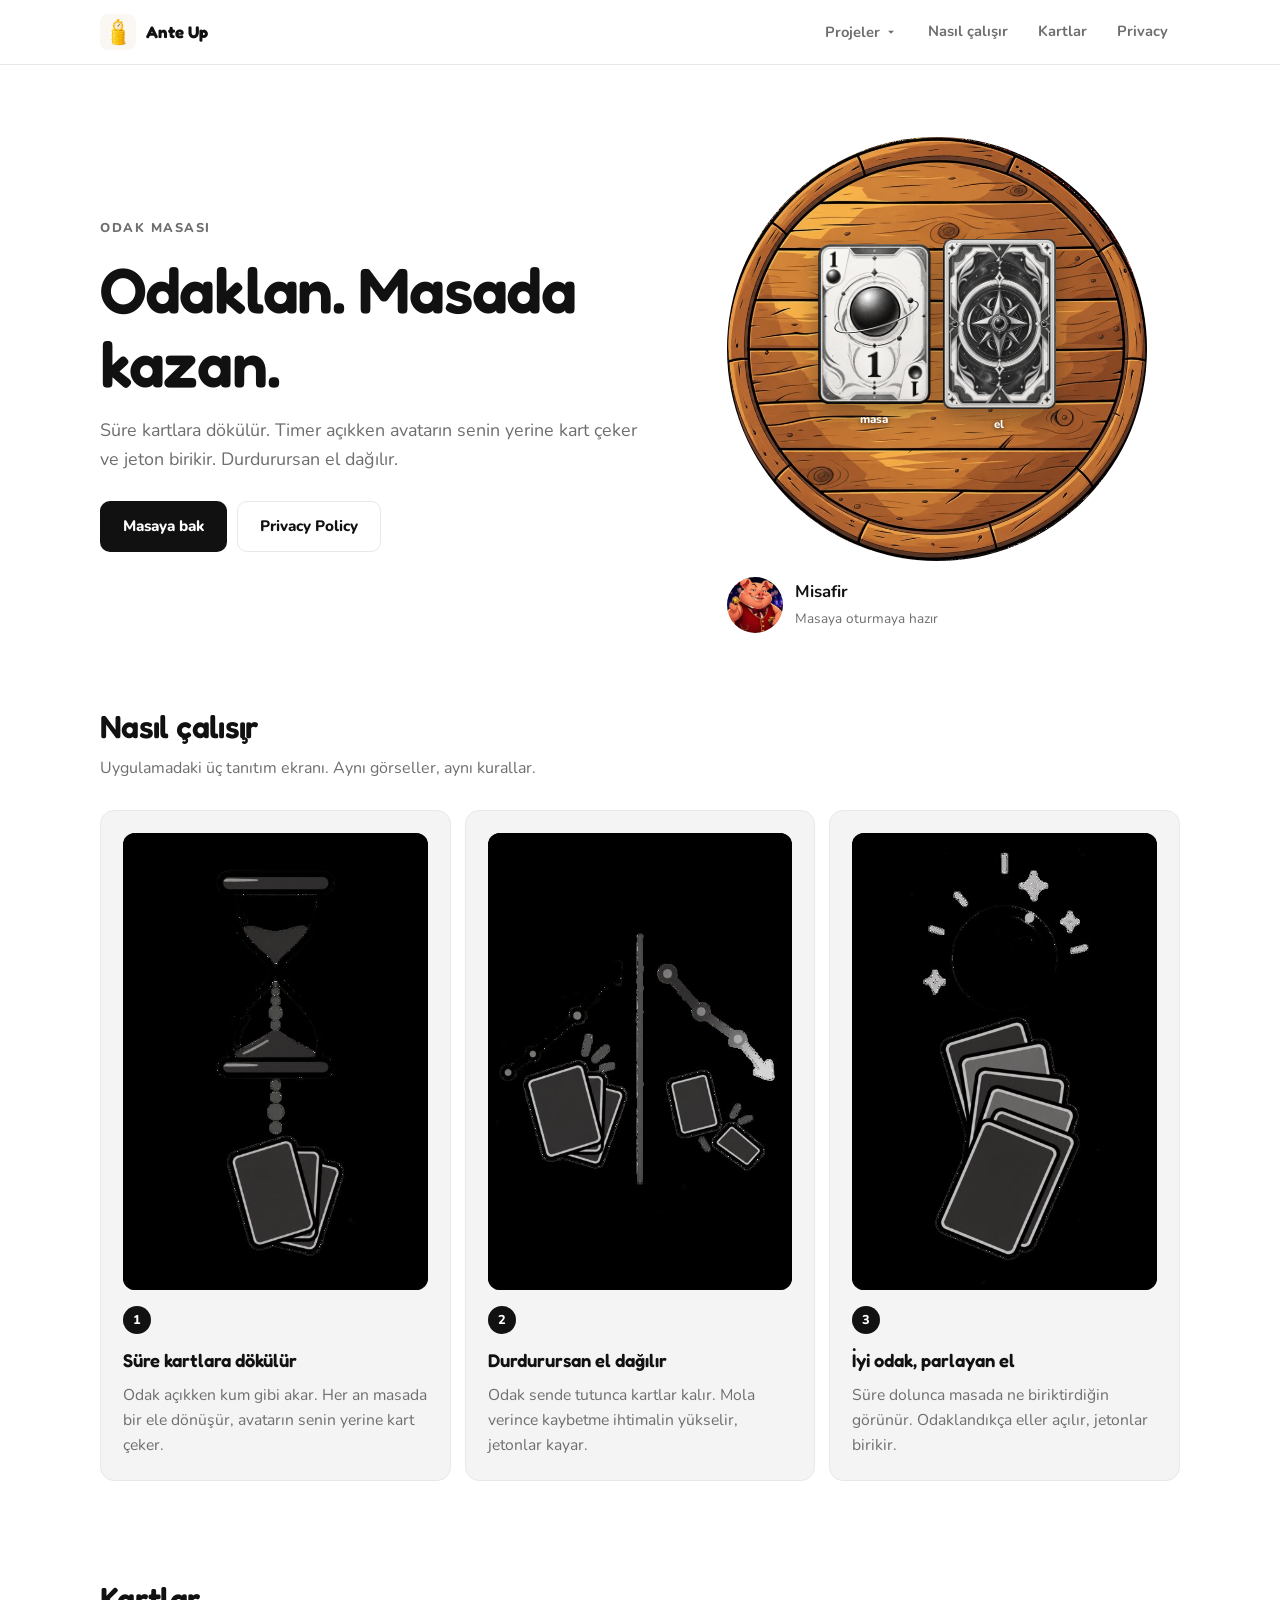
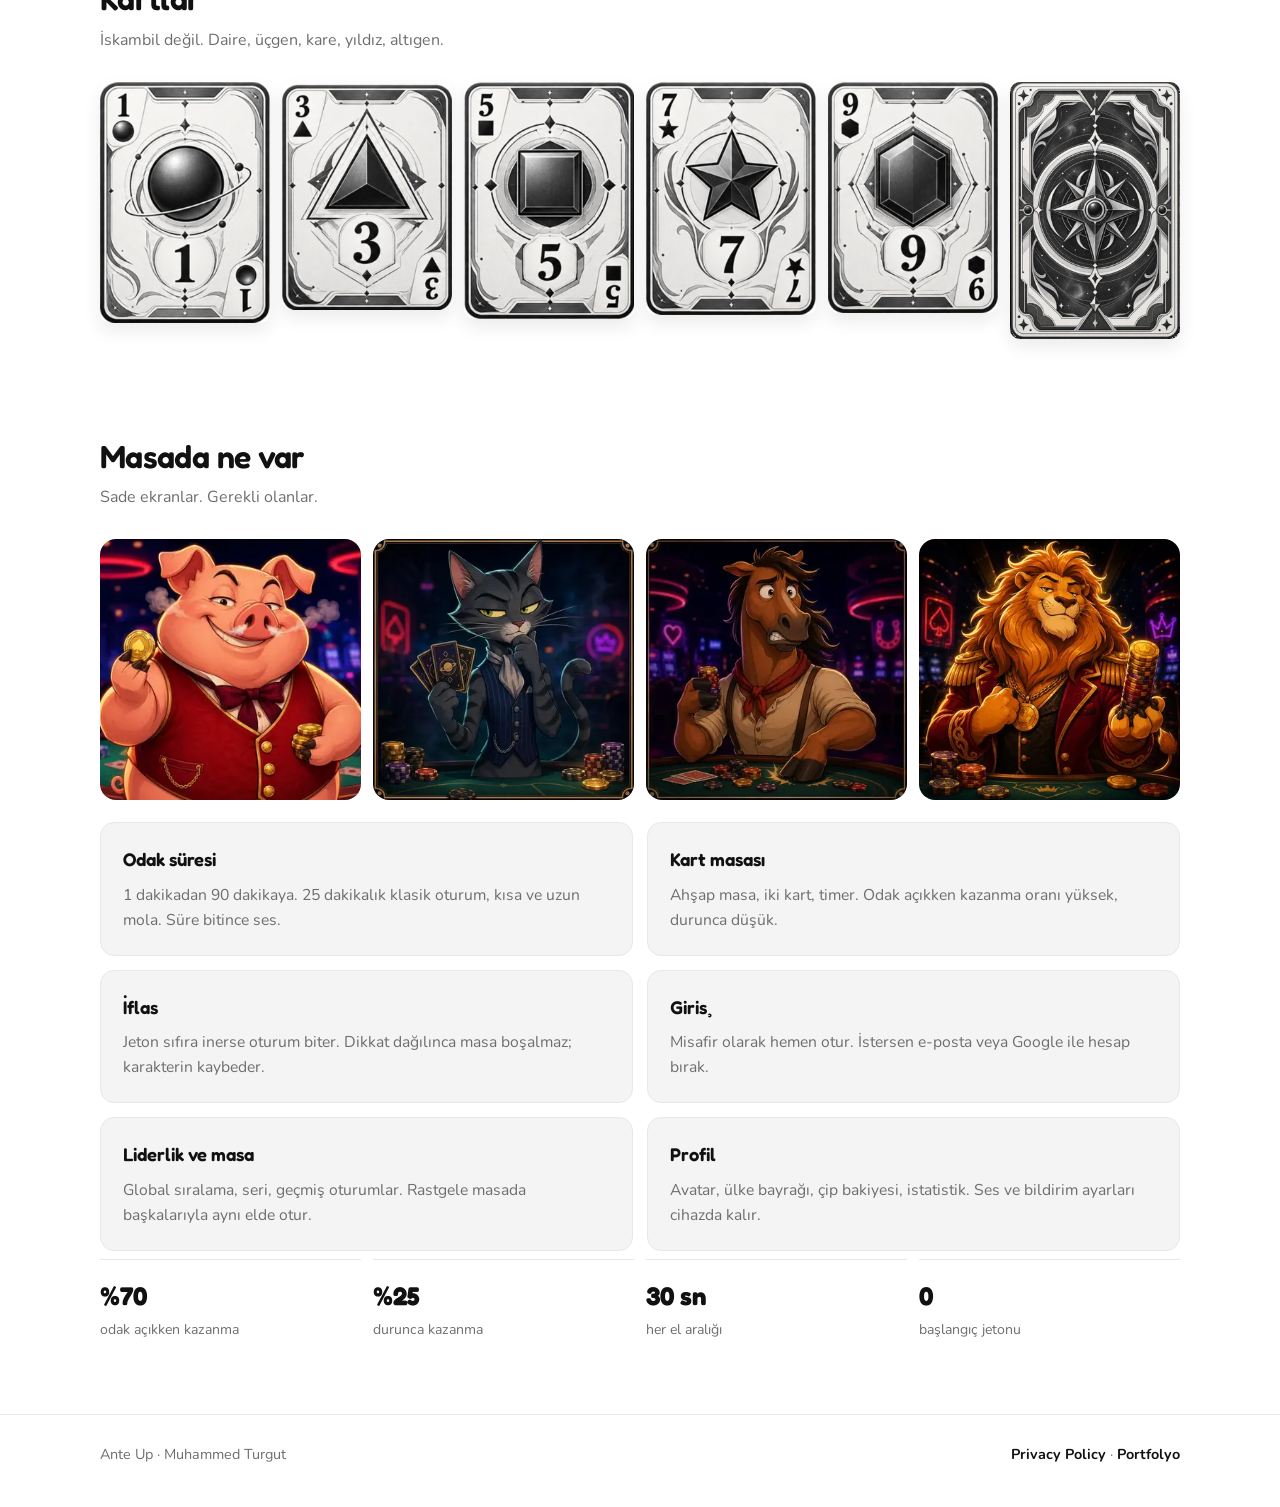
<file: apps/ante-up/index.html>
<!DOCTYPE html>
<html lang="tr">
<head>
    <meta charset="UTF-8">
    <meta name="viewport" content="width=device-width, initial-scale=1.0">
    <title>Ante Up — Odak Masası</title>
    <meta name="description" content="Ante Up, odak süreni kart masasına çevirir. Odaklanınca jeton birikir, durdurunca el dağılır.">
    <link rel="stylesheet" href="style.css">
</head>
<body>
    <header class="site-header">
        <div class="wrap">
            <a class="brand" href="index.html">
                <img class="brand-mark" src="assets/logo.jpg" alt="">
                Ante Up
            </a>
            <nav class="nav">
                <div class="nav-drop">
                    <button type="button" aria-expanded="false">
                        Projeler
                        <svg viewBox="0 0 24 24"><path d="M7 10l5 5 5-5H7z"/></svg>
                    </button>
                    <div class="nav-menu">
                        <a href="index.html">Ante Up <span>Odak Masası</span></a>
                        <a href="../../index.html#project">Tüm projeler <span>Portfolyo</span></a>
                    </div>
                </div>
                <a href="#nasil">Nasıl çalışır</a>
                <a href="#kartlar">Kartlar</a>
                <a class="keep" href="privacy.html">Privacy</a>
            </nav>
        </div>
    </header>

    <main>
        <section class="hero">
            <div class="wrap hero-grid">
                <div>
                    <p class="kicker">Odak Masası</p>
                    <h1>Odaklan. Masada kazan.</h1>
                    <p class="lead">
                        Süre kartlara dökülür. Timer açıkken avatarın senin yerine
                        kart çeker ve jeton birikir. Durdurursan el dağılır.
                    </p>
                    <div class="hero-actions">
                        <a class="btn btn-fill" href="#nasil">Masaya bak</a>
                        <a class="btn btn-ghost" href="privacy.html">Privacy Policy</a>
                    </div>
                </div>

                <aside class="table-panel">
                    <div class="table-stage">
                        <img class="desk-img" src="assets/desk.jpg" alt="Odak masası">
                        <div class="table-hand">
                            <figure>
                                <img src="assets/card_1.png" alt="Masa kartı">
                                <figcaption>masa</figcaption>
                            </figure>
                            <figure>
                                <img src="assets/card_back.jpg" alt="Kapalı kart">
                                <figcaption>el</figcaption>
                            </figure>
                        </div>
                    </div>
                    <div class="table-seat">
                        <img class="seat-avatar" src="assets/avatar_1.webp" alt="">
                        <div>
                            <strong>Misafir</strong>
                            <span>Masaya oturmaya hazır</span>
                        </div>
                    </div>
                </aside>
            </div>
        </section>

        <section class="section" id="nasil">
            <div class="wrap">
                <h2>Nasıl çalışır</h2>
                <p class="section-lead">Uygulamadaki üç tanıtım ekranı. Aynı görseller, aynı kurallar.</p>
                <div class="steps">
                    <article class="tile step-tile">
                        <div class="step-art">
                            <img src="assets/on_boarding_1.jpg" alt="Süre kartlara dökülür">
                        </div>
                        <span class="n">1</span>
                        <strong>Süre kartlara dökülür</strong>
                        <p>Odak açıkken kum gibi akar. Her an masada bir ele dönüşür, avatarın senin yerine kart çeker.</p>
                    </article>
                    <article class="tile step-tile">
                        <div class="step-art">
                            <img src="assets/on_boarding_2.jpg" alt="Durdurursan el dağılır">
                        </div>
                        <span class="n">2</span>
                        <strong>Durdurursan el dağılır</strong>
                        <p>Odak sende tutunca kartlar kalır. Mola verince kaybetme ihtimalin yükselir, jetonlar kayar.</p>
                    </article>
                    <article class="tile step-tile">
                        <div class="step-art">
                            <img src="assets/on_boarding_3.jpg" alt="İyi odak, parlayan el">
                        </div>
                        <span class="n">3</span>
                        <strong>İyi odak, parlayan el</strong>
                        <p>Süre dolunca masada ne biriktirdiğin görünür. Odaklandıkça eller açılır, jetonlar birikir.</p>
                    </article>
                </div>
            </div>
        </section>

        <section class="section" id="kartlar">
            <div class="wrap">
                <h2>Kartlar</h2>
                <p class="section-lead">İskambil değil. Daire, üçgen, kare, yıldız, altıgen.</p>
                <div class="card-row">
                    <img src="assets/card_1.png" alt="Kart 1">
                    <img src="assets/card_2.png" alt="Kart 2">
                    <img src="assets/card_3.png" alt="Kart 3">
                    <img src="assets/card_4.png" alt="Kart 4">
                    <img src="assets/card_5.png" alt="Kart 5">
                    <img src="assets/card_back.jpg" alt="Kart arkası">
                </div>
            </div>
        </section>

        <section class="section" id="ozellikler">
            <div class="wrap">
                <h2>Masada ne var</h2>
                <p class="section-lead">Sade ekranlar. Gerekli olanlar.</p>
                <div class="cast">
                    <img src="assets/avatar_1.webp" alt="Karakter 1">
                    <img src="assets/avatar_2.webp" alt="Karakter 2">
                    <img src="assets/avatar_3.webp" alt="Karakter 3">
                    <img src="assets/avatar_4.webp" alt="Karakter 4">
                </div>
                <div class="features">
                    <article class="tile">
                        <strong>Odak süresi</strong>
                        <p>1 dakikadan 90 dakikaya. 25 dakikalık klasik oturum, kısa ve uzun mola. Süre bitince ses.</p>
                    </article>
                    <article class="tile">
                        <strong>Kart masası</strong>
                        <p>Ahşap masa, iki kart, timer. Odak açıkken kazanma oranı yüksek, durunca düşük.</p>
                    </article>
                    <article class="tile">
                        <strong>İflas</strong>
                        <p>Jeton sıfıra inerse oturum biter. Dikkat dağılınca masa boşalmaz; karakterin kaybeder.</p>
                    </article>
                    <article class="tile">
                        <strong>Giriş</strong>
                        <p>Misafir olarak hemen otur. İstersen e-posta veya Google ile hesap bırak.</p>
                    </article>
                    <article class="tile">
                        <strong>Liderlik ve masa</strong>
                        <p>Global sıralama, seri, geçmiş oturumlar. Rastgele masada başkalarıyla aynı elde otur.</p>
                    </article>
                    <article class="tile">
                        <strong>Profil</strong>
                        <p>Avatar, ülke bayrağı, çip bakiyesi, istatistik. Ses ve bildirim ayarları cihazda kalır.</p>
                    </article>
                </div>
                <div class="facts">
                    <div class="fact"><b>%70</b><span>odak açıkken kazanma</span></div>
                    <div class="fact"><b>%25</b><span>durunca kazanma</span></div>
                    <div class="fact"><b>30 sn</b><span>her el aralığı</span></div>
                    <div class="fact"><b>0</b><span>başlangıç jetonu</span></div>
                </div>
            </div>
        </section>
    </main>

    <footer class="site-footer">
        <div class="wrap">
            <span>Ante Up · Muhammed Turgut</span>
            <span>
                <a href="privacy.html">Privacy Policy</a>
                ·
                <a href="../../index.html">Portfolyo</a>
            </span>
        </div>
    </footer>

    <script>
        const drop = document.querySelector(".nav-drop");
        const btn = drop?.querySelector("button");
        btn?.addEventListener("click", (e) => {
            e.stopPropagation();
            const open = drop.classList.toggle("open");
            btn.setAttribute("aria-expanded", open);
        });
        document.addEventListener("click", () => {
            drop?.classList.remove("open");
            btn?.setAttribute("aria-expanded", "false");
        });
    </script>
</body>
</html>
</file>
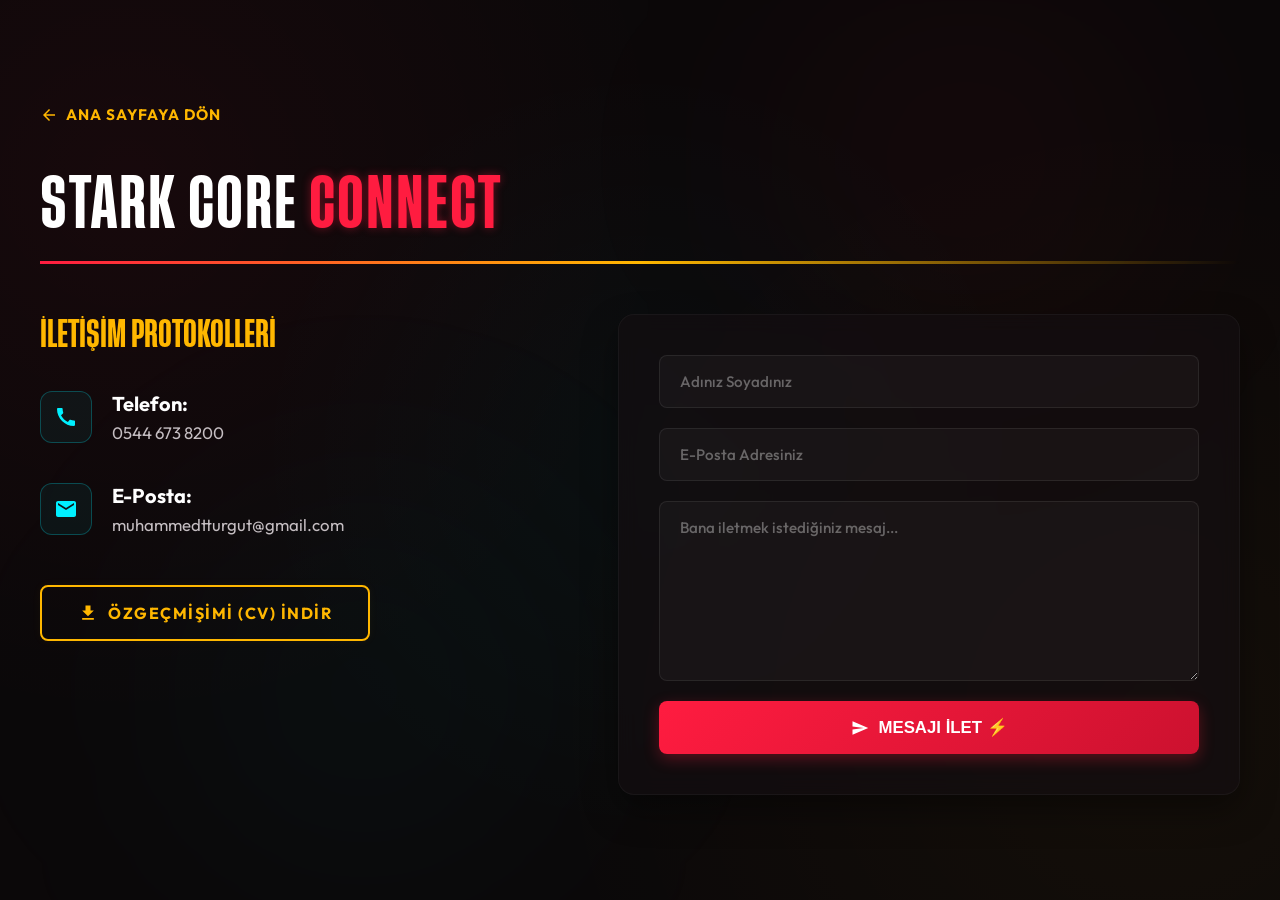
<file: contact_us.html>
<!DOCTYPE html>
<html lang="tr">

<head>
    <meta charset="UTF-8">
    <meta name="viewport" content="width=device-width, initial-scale=1.0">
    <title>Stark Core Connect - İletişim</title>
    
    <!-- 🎨 Aynı fütüristik stil dosyasını yüklüyoruz -->
    <link rel="stylesheet" href="style.css">
    
    <style>
        /* İletişim sayfasına özel ek ince ayarlar */
        body {
            display: flex;
            align-items: center;
            justify-content: center;
            min-height: 100vh;
            padding: 40px 20px;
        }
        
        .contact-page-container {
            max-width: 1200px;
            width: 100%;
            margin: 0 auto;
            position: relative;
            z-index: 10;
        }

        .back-home-btn {
            display: inline-flex;
            align-items: center;
            gap: 8px;
            color: var(--accent-gold);
            text-decoration: none;
            font-weight: 700;
            font-size: 0.95rem;
            text-transform: uppercase;
            letter-spacing: 1px;
            margin-bottom: 40px;
            transition: all 0.3s ease;
        }

        .back-home-btn:hover {
            color: var(--accent-red);
            transform: translateX(-5px);
        }

        .back-home-btn svg {
            width: 18px;
            height: 18px;
            fill: currentColor;
        }

        .contact-header {
            margin-bottom: 50px;
        }

        .contact-title {
            font-size: 3.5rem;
            font-family: var(--font-title);
            color: #fff;
            text-transform: uppercase;
            letter-spacing: 2px;
            margin-bottom: 15px;
        }

        .contact-title span {
            color: var(--accent-red);
            text-shadow: 0 0 10px rgba(255, 28, 64, 0.4);
        }

        .title-divider {
            width: 100%;
            height: 3px;
            background: linear-gradient(90deg, var(--accent-red), var(--accent-gold), transparent);
        }
    </style>
    
    <script src="contact.js" defer></script>
</head>

<body>
    <!-- 🌌 Arka Plan Fütüristik Işımalar -->
    <div class="blur-circle blur-circle-1"></div>
    <div class="blur-circle blur-circle-2"></div>

    <div class="contact-page-container">
        <!-- Ana Sayfaya Dönüş -->
        <a href="index.html" class="back-home-btn">
            <svg viewBox="0 0 24 24">
                <path d="M20 11H7.83l5.59-5.59L12 4l-8 8 8 8 1.41-1.41L7.83 13H20v-2z"/>
            </svg>
            ANA SAYFAYA DÖN
        </a>

        <!-- Başlık -->
        <div class="contact-header">
            <h1 class="contact-title">STARK CORE<span> CONNECT</span></h1>
            <div class="title-divider"></div>
        </div>

        <!-- İletişim Detayları Grid -->
        <div class="contact-grid" style="margin-top: 0;">
            <!-- İletişim Bilgileri -->
            <div class="contact-info-container">
                <h3 class="contact-subtitle">İLETİŞİM PROTOKOLLERİ</h3>
                
                <div class="info-item">
                    <div class="info-icon">
                        <svg viewBox="0 0 24 24">
                            <path d="M20.01 15.38c-1.23 0-2.42-.2-3.53-.56-.35-.12-.74-.03-1.01.24l-1.57 1.97c-2.83-1.35-5.48-3.9-6.89-6.83l1.95-1.66c.27-.28.35-.67.24-1.02-.37-1.11-.56-2.3-.56-3.53 0-.54-.45-.99-.99-.99H4.19C3.65 3 3 3.24 3 3.99 3 13.28 10.73 21 20.01 21c.71 0 .99-.63.99-1.18v-3.45c0-.54-.45-.99-.99-.99z" />
                        </svg>
                    </div>
                    <div class="info-text">
                        <h3>Telefon:</h3>
                        <p>0544 673 8200</p>
                    </div>
                </div>
                
                <div class="info-item">
                    <div class="info-icon">
                        <svg viewBox="0 0 24 24">
                            <path d="M20 4H4c-1.1 0-1.99.9-1.99 2L2 18c0 1.1.9 2 2 2h16c1.1 0 2-.9 2-2V6c0-1.1-.9-2-2-2zm0 4l-8 5-8-5V6l8 5 8-5v2z" />
                        </svg>
                    </div>
                    <div class="info-text">
                        <h3>E-Posta:</h3>
                        <p>muhammedtturgut@gmail.com</p>
                    </div>
                </div>
                
                <div style="margin-top: 50px;">
                    <a href="#" class="btn-stark btn-stark-outlined" style="gap: 10px;">
                        <svg viewBox="0 0 24 24" fill="currentColor" style="width: 20px; height: 20px;">
                            <path d="M19 9h-4V3H9v6H5l7 7 7-7zM5 18v2h14v-2H5z" />
                        </svg>
                        ÖZGEÇMİŞİMİ (CV) İNDİR
                    </a>
                </div>
            </div>
            
            <!-- Fütüristik İletişim Formu -->
            <form class="contact-form">
                <input type="text" class="form-input" placeholder="Adınız Soyadınız" required>
                <input type="email" class="form-input" placeholder="E-Posta Adresiniz" required>
                <textarea class="form-input" placeholder="Bana iletmek istediğiniz mesaj..." required></textarea>
                <button type="submit" class="btn-submit">
                    <svg viewBox="0 0 24 24" fill="currentColor">
                        <path d="M2.01 21L23 12 2.01 3 2 10l15 2-15 2z" />
                    </svg>
                    MESAJI İLET ⚡
                </button>
            </form>
        </div>
    </div>
</body>

</html>
</file>
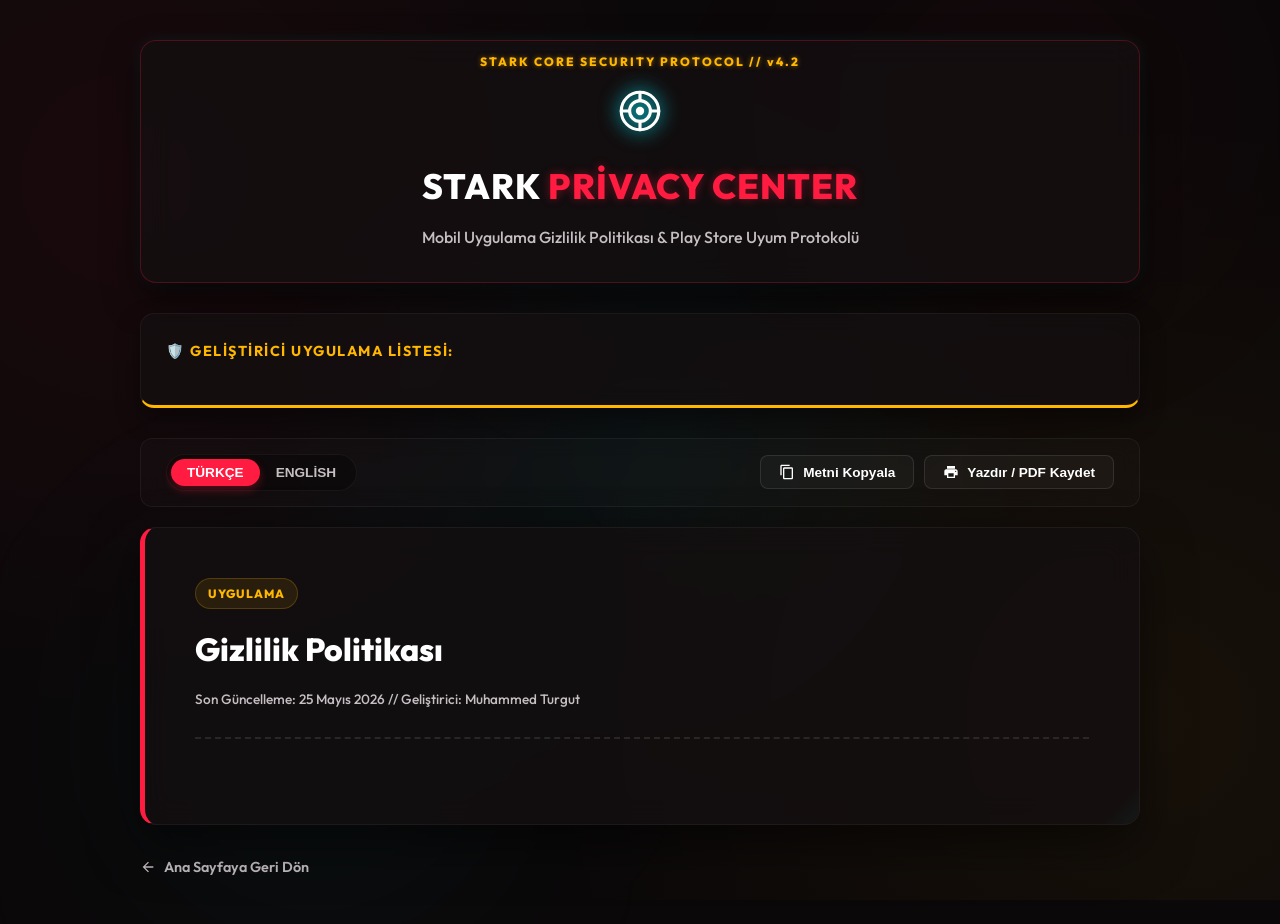
<file: privacy_policy.html>
<!DOCTYPE html>
<html lang="tr">
<head>
    <meta charset="UTF-8">
    <meta name="viewport" content="width=device-width, initial-scale=1.0">
    <title>Stark Core // Privacy Policy Center</title>
    
    <!-- Google Fonts -->
    <link href="https://fonts.googleapis.com/css2?family=Outfit:wght@300;400;500;600;700;800;900&display=swap" rel="stylesheet">
    
    <style>
        /* 🎨 Iron Man / Stark Industries Tasarım Sistemi & Değişkenleri */
        :root {
            --main-bg: #0b0809;             /* Metalik Karbon Siyahı */
            --card-bg: rgba(20, 15, 17, 0.75); /* Yarı saydam metalik panel */
            --accent-red: #ff1c40;          /* Hot Rod Stark Kırmızısı */
            --accent-red-hover: #e51335;
            --accent-gold: #ffb700;         /* Zırh Altın Sarısı */
            --glow-cyan: #00f0ff;           /* Ark Reaktörü Buz Mavisi */
            --text-primary: #ffffff;        /* Birincil Metin Beyazı */
            --text-secondary: #c5bec2;      /* İkincil Kül Grisi */
            --border-glow: rgba(0, 240, 255, 0.15);
            
            --font-body: 'Outfit', sans-serif;
        }

        * {
            margin: 0;
            padding: 0;
            box-sizing: border-box;
        }

        body {
            background-color: var(--main-bg);
            color: var(--text-primary);
            font-family: var(--font-body);
            line-height: 1.8;
            overflow-x: hidden;
            position: relative;
            background-image: 
                radial-gradient(circle at 10% 20%, rgba(255, 28, 64, 0.06) 0%, transparent 40%),
                radial-gradient(circle at 90% 80%, rgba(255, 183, 0, 0.05) 0%, transparent 45%),
                radial-gradient(circle at 50% 50%, rgba(0, 240, 255, 0.04) 0%, transparent 50%);
            background-attachment: fixed;
            padding: 40px 20px;
        }

        /* 🌌 Fütüristik Arka Plan Daireleri */
        .blur-circle {
            position: fixed;
            border-radius: 50%;
            filter: blur(120px);
            pointer-events: none;
            z-index: -1;
        }

        .blur-circle-1 {
            top: -10%;
            right: 5%;
            width: 400px;
            height: 400px;
            background: radial-gradient(circle, rgba(255, 28, 64, 0.1) 0%, transparent 70%);
        }

        .blur-circle-2 {
            bottom: -10%;
            left: 5%;
            width: 500px;
            height: 500px;
            background: radial-gradient(circle, rgba(0, 240, 255, 0.08) 0%, transparent 70%);
        }

        .container {
            max-width: 1000px;
            margin: 0 auto;
            position: relative;
            z-index: 10;
        }

        /* 🦾 Stark Core Üst Panel */
        .header {
            text-align: center;
            margin-bottom: 30px;
            background: var(--card-bg);
            border: 1px solid rgba(255, 28, 64, 0.25);
            padding: 30px;
            border-radius: 16px;
            backdrop-filter: blur(15px);
            box-shadow: 
                0 15px 35px rgba(0, 0, 0, 0.6),
                0 0 15px rgba(0, 240, 255, 0.08);
            position: relative;
        }

        .header::before {
            content: 'STARK CORE SECURITY PROTOCOL // v4.2';
            position: absolute;
            top: 10px;
            left: 50%;
            transform: translateX(-50%);
            font-size: 0.75rem;
            font-weight: 800;
            letter-spacing: 2px;
            color: var(--accent-gold);
            text-shadow: 0 0 5px rgba(255, 183, 0, 0.5);
        }

        .logo-container {
            margin-top: 15px;
            margin-bottom: 10px;
        }

        .logo-container svg {
            width: 50px;
            height: 50px;
            fill: var(--glow-cyan);
            filter: drop-shadow(0 0 10px var(--glow-cyan));
            animation: pulse-arc 3s ease-in-out infinite;
        }

        @keyframes pulse-arc {
            0%, 100% { filter: drop-shadow(0 0 5px var(--glow-cyan)); opacity: 0.8; }
            50% { filter: drop-shadow(0 0 15px var(--glow-cyan)); opacity: 1; }
        }

        h1 {
            font-size: 2.2rem;
            font-weight: 800;
            color: #ffffff;
            letter-spacing: 1px;
            margin-bottom: 5px;
            text-transform: uppercase;
        }

        h1 span {
            color: var(--accent-red);
            text-shadow: 0 0 10px rgba(255, 28, 64, 0.4);
        }

        .header p {
            color: var(--text-secondary);
            font-size: 1rem;
            font-weight: 500;
        }

        /* 📱 Uygulama Seçim Paneli (App Selector Grid) */
        .selector-box {
            background: var(--card-bg);
            border: 1px solid rgba(255, 255, 255, 0.05);
            border-bottom: 3px solid var(--accent-gold);
            border-radius: 14px;
            padding: 25px;
            margin-bottom: 30px;
            backdrop-filter: blur(10px);
            box-shadow: 0 10px 25px rgba(0,0,0,0.4);
        }

        .selector-title {
            font-size: 0.9rem;
            font-weight: 700;
            color: var(--accent-gold);
            text-transform: uppercase;
            letter-spacing: 1.5px;
            margin-bottom: 15px;
            display: flex;
            align-items: center;
            gap: 8px;
        }

        .app-grid {
            display: grid;
            grid-template-columns: repeat(auto-fill, minmax(280px, 1fr));
            gap: 15px;
        }

        .app-btn {
            background: rgba(255, 255, 255, 0.02);
            border: 1px solid rgba(255, 255, 255, 0.08);
            color: var(--text-secondary);
            padding: 15px;
            border-radius: 10px;
            cursor: pointer;
            transition: all 0.3s cubic-bezier(0.165, 0.84, 0.44, 1);
            text-align: left;
            display: flex;
            align-items: center;
            gap: 15px;
        }

        .app-btn:hover {
            background: rgba(255, 28, 64, 0.05);
            border-color: rgba(255, 28, 64, 0.4);
            color: #ffffff;
            transform: translateY(-2px);
        }

        .app-btn.active {
            background: rgba(0, 240, 255, 0.08);
            border-color: var(--glow-cyan);
            color: #ffffff;
            box-shadow: 
                0 0 15px rgba(0, 240, 255, 0.15),
                inset 0 0 8px rgba(0, 240, 255, 0.05);
        }

        .app-btn-icon {
            width: 40px;
            height: 40px;
            background: rgba(255, 255, 255, 0.05);
            border-radius: 8px;
            display: flex;
            align-items: center;
            justify-content: center;
            font-size: 1.5rem;
            transition: all 0.3s ease;
        }

        .app-btn.active .app-btn-icon {
            background: rgba(0, 240, 255, 0.15);
            color: var(--glow-cyan);
            filter: drop-shadow(0 0 5px var(--glow-cyan));
        }

        .app-btn-info {
            display: flex;
            flex-direction: column;
        }

        .app-btn-name {
            font-weight: 700;
            font-size: 0.95rem;
        }

        .app-btn-category {
            font-size: 0.75rem;
            color: var(--accent-gold);
            text-transform: uppercase;
            font-weight: 600;
            letter-spacing: 0.5px;
            margin-top: 2px;
        }

        /* 📄 Kontrol Paneli (Language, Copy, Print) */
        .controls {
            display: flex;
            justify-content: space-between;
            align-items: center;
            margin-bottom: 20px;
            background: rgba(255,255,255,0.02);
            border: 1px solid rgba(255,255,255,0.05);
            padding: 15px 25px;
            border-radius: 12px;
            backdrop-filter: blur(10px);
        }

        /* Dil seçici toggle */
        .lang-switch {
            display: flex;
            background: rgba(0,0,0,0.3);
            border-radius: 20px;
            padding: 4px;
            border: 1px solid rgba(255,255,255,0.05);
        }

        .lang-btn {
            background: transparent;
            border: none;
            color: var(--text-secondary);
            font-weight: 700;
            font-size: 0.85rem;
            padding: 6px 16px;
            border-radius: 16px;
            cursor: pointer;
            transition: all 0.3s ease;
            text-transform: uppercase;
        }

        .lang-btn.active {
            background: var(--accent-red);
            color: #ffffff;
            box-shadow: 0 4px 10px rgba(255, 28, 64, 0.3);
        }

        /* İşlem butonları */
        .action-group {
            display: flex;
            gap: 10px;
        }

        .btn-action {
            background: rgba(255,255,255,0.03);
            border: 1px solid rgba(255,255,255,0.1);
            color: #ffffff;
            font-size: 0.85rem;
            font-weight: 600;
            padding: 8px 18px;
            border-radius: 8px;
            cursor: pointer;
            display: inline-flex;
            align-items: center;
            gap: 8px;
            transition: all 0.3s cubic-bezier(0.165, 0.84, 0.44, 1);
        }

        .btn-action:hover {
            background: rgba(0, 240, 255, 0.08);
            border-color: var(--glow-cyan);
            transform: translateY(-1px);
        }

        .btn-action svg {
            width: 16px;
            height: 16px;
            fill: currentColor;
        }

        /* 📖 Gizlilik Politikası Okuma Paneli (Reading Panel) */
        .policy-card {
            background: var(--card-bg);
            border: 1px solid rgba(255, 255, 255, 0.05);
            border-left: 5px solid var(--accent-red);
            border-radius: 16px;
            padding: 50px;
            backdrop-filter: blur(15px);
            box-shadow: 0 20px 50px rgba(0,0,0,0.5);
            position: relative;
        }

        .policy-card::after {
            content: '';
            position: absolute;
            bottom: 0;
            right: 0;
            width: 100px;
            height: 100px;
            background: linear-gradient(135deg, transparent 80%, rgba(0, 240, 255, 0.05) 100%);
            border-bottom-right-radius: 16px;
            pointer-events: none;
        }

        .policy-header {
            margin-bottom: 35px;
            border-bottom: 2px dashed rgba(255, 255, 255, 0.1);
            padding-bottom: 25px;
        }

        .policy-app-badge {
            display: inline-block;
            font-size: 0.75rem;
            font-weight: 800;
            color: var(--accent-gold);
            background: rgba(255, 183, 0, 0.1);
            border: 1px solid rgba(255, 183, 0, 0.2);
            padding: 4px 12px;
            border-radius: 20px;
            text-transform: uppercase;
            letter-spacing: 1px;
            margin-bottom: 12px;
        }

        .policy-title {
            font-size: 2rem;
            font-weight: 800;
            color: #ffffff;
            margin-bottom: 8px;
        }

        .policy-meta {
            font-size: 0.85rem;
            color: var(--text-secondary);
            font-weight: 500;
        }

        /* Politika Metin Biçimlendirmesi */
        .policy-body {
            font-size: 1.05rem;
            color: var(--text-secondary);
            text-align: justify;
        }

        .policy-body h2 {
            font-size: 1.4rem;
            color: #ffffff;
            margin-top: 40px;
            margin-bottom: 15px;
            font-weight: 700;
            border-left: 3px solid var(--accent-gold);
            padding-left: 12px;
            letter-spacing: 0.5px;
        }

        .policy-body h3 {
            font-size: 1.15rem;
            color: var(--glow-cyan);
            margin-top: 25px;
            margin-bottom: 10px;
            font-weight: 600;
        }

        .policy-body p {
            margin-bottom: 20px;
            line-height: 1.8;
        }

        .policy-body ul {
            margin-left: 20px;
            margin-bottom: 25px;
            list-style-type: none;
        }

        .policy-body li {
            margin-bottom: 10px;
            position: relative;
            padding-left: 20px;
        }

        .policy-body li::before {
            content: '⚡';
            position: absolute;
            left: 0;
            top: 1px;
            font-size: 0.85rem;
            color: var(--accent-red);
        }

        .policy-body strong {
            color: #ffffff;
            font-weight: 600;
        }

        /* Özel kutular */
        .policy-box {
            background: rgba(255, 255, 255, 0.02);
            border: 1px solid rgba(255, 255, 255, 0.05);
            border-left: 4px solid var(--accent-red);
            border-radius: 8px;
            padding: 20px;
            margin: 25px 0;
        }

        .policy-box-info {
            border-left-color: var(--glow-cyan);
            background: rgba(0, 240, 255, 0.02);
        }

        .policy-box-warning {
            border-left-color: var(--accent-gold);
            background: rgba(255, 183, 0, 0.02);
        }

        .policy-box h4 {
            font-size: 1rem;
            color: #ffffff;
            margin-bottom: 8px;
            font-weight: 700;
            text-transform: uppercase;
            letter-spacing: 0.5px;
        }

        /* 📋 Toast Uyarı Kutusu */
        .toast {
            position: fixed;
            bottom: 30px;
            right: 30px;
            background: #0b0809;
            border: 1px solid var(--glow-cyan);
            border-radius: 8px;
            padding: 15px 25px;
            box-shadow: 0 10px 30px rgba(0, 240, 255, 0.2);
            z-index: 1000;
            display: flex;
            align-items: center;
            gap: 12px;
            transform: translateY(100px);
            opacity: 0;
            transition: all 0.4s cubic-bezier(0.175, 0.885, 0.32, 1.275);
            pointer-events: none;
        }

        .toast.show {
            transform: translateY(0);
            opacity: 1;
        }

        .toast-icon {
            color: var(--glow-cyan);
            font-size: 1.2rem;
            font-weight: bold;
        }

        .toast-text {
            color: #ffffff;
            font-size: 0.9rem;
            font-weight: 600;
        }

        /* 🔗 Geri Dön Linki */
        .back-link {
            display: inline-flex;
            align-items: center;
            gap: 8px;
            color: var(--text-secondary);
            text-decoration: none;
            font-weight: 600;
            font-size: 0.9rem;
            margin-top: 30px;
            transition: color 0.3s ease;
        }

        .back-link:hover {
            color: var(--accent-red);
        }

        /* 🖨️ YAZICI / PDF STYLING (Google Play Console için Kusursuz Çıktı) */
        @media print {
            body {
                background: #ffffff !important;
                color: #000000 !important;
                padding: 0 !important;
                font-size: 12pt;
                line-height: 1.6;
            }

            .blur-circle, 
            .header, 
            .selector-box, 
            .controls, 
            .back-link,
            .toast {
                display: none !important; /* Çıktıda kontrolleri ve süsleri tamamen gizle */
            }

            .container {
                max-width: 100% !important;
                margin: 0 !important;
                padding: 0 !important;
            }

            .policy-card {
                background: #ffffff !important;
                border: none !important;
                padding: 0 !important;
                box-shadow: none !important;
            }

            .policy-app-badge {
                color: #000000 !important;
                background: none !important;
                border: 1px solid #000000 !important;
                padding: 2px 8px !important;
                font-size: 10pt !important;
            }

            .policy-title {
                color: #000000 !important;
                font-size: 24pt !important;
                margin-top: 0 !important;
            }

            .policy-meta {
                color: #555555 !important;
                font-size: 10pt !important;
            }

            .policy-body {
                color: #000000 !important;
            }

            .policy-body h2 {
                color: #000000 !important;
                border-left: 4px solid #000000 !important;
                font-size: 16pt !important;
                page-break-after: avoid;
            }

            .policy-body h3 {
                color: #000000 !important;
                font-size: 13pt !important;
                page-break-after: avoid;
            }

            .policy-body strong {
                color: #000000 !important;
            }

            .policy-box {
                background: #f9f9f9 !important;
                border: 1px solid #dddddd !important;
                border-left: 4px solid #000000 !important;
                color: #000000 !important;
            }

            .policy-box h4 {
                color: #000000 !important;
            }

            .policy-body li::before {
                content: '•' !important;
                color: #000000 !important;
            }
        }

        /* 📱 Mobil Uyum */
        @media (max-width: 768px) {
            body {
                padding: 20px 10px;
            }

            .header {
                padding: 20px 15px;
            }

            h1 {
                font-size: 1.6rem;
            }

            .policy-card {
                padding: 25px 20px;
            }

            .policy-title {
                font-size: 1.5rem;
            }

            .controls {
                flex-direction: column;
                gap: 15px;
                align-items: stretch;
            }

            .lang-switch {
                justify-content: center;
            }

            .action-group {
                justify-content: center;
            }
        }
    </style>
</head>
<body>

    <!-- 🌌 Işımalar -->
    <div class="blur-circle blur-circle-1"></div>
    <div class="blur-circle blur-circle-2"></div>

    <div class="container">
        <!-- 🦾 Stark Core Üst Panel -->
        <div class="header">
            <div class="logo-container">
                <svg viewBox="0 0 24 24">
                    <circle cx="12" cy="12" r="9" stroke="currentColor" stroke-width="1.5" fill="none"/>
                    <circle cx="12" cy="12" r="5" stroke="currentColor" stroke-width="1.5" fill="none"/>
                    <circle cx="12" cy="12" r="2" fill="currentColor"/>
                    <path d="M12 3v4M12 17v4M3 12h4M17 12h4" stroke="currentColor" stroke-width="1.5" stroke-linecap="round"/>
                </svg>
            </div>
            <h1>Stark <span>Privacy Center</span></h1>
            <p>Mobil Uygulama Gizlilik Politikası & Play Store Uyum Protokolü</p>
        </div>

        <!-- 📱 Uygulama Seçim Kutusu -->
        <div class="selector-box" id="app-selector-container">
            <div class="selector-title">
                <span>🛡️ Geliştirici Uygulama Listesi:</span>
            </div>
            <div class="app-grid" id="app-buttons-grid">
                <!-- Javascript ile Doldurulacak -->
            </div>
        </div>

        <!-- 📄 Kontroller (Dil, Kopyala, Yazdır) -->
        <div class="controls">
            <!-- Dil seçici -->
            <div class="lang-switch">
                <button class="lang-btn active" id="btn-lang-tr" onclick="setLanguage('tr')">Türkçe</button>
                <button class="lang-btn" id="btn-lang-en" onclick="setLanguage('en')">English</button>
            </div>
            
            <!-- Aksiyonlar -->
            <div class="action-group">
                <button class="btn-action" onclick="copyPolicyText()">
                    <svg viewBox="0 0 24 24">
                        <path d="M16 1H4c-1.1 0-2 .9-2 2v14h2V3h12V1zm3 4H8c-1.1 0-2 .9-2 2v14c0 1.1.9 2 2 2h11c1.1 0 2-.9 2-2V7c0-1.1-.9-2-2-2zm0 16H8V7h11v14z"/>
                    </svg>
                    <span id="text-copy-btn">Metni Kopyala</span>
                </button>
                <button class="btn-action" onclick="window.print()">
                    <svg viewBox="0 0 24 24">
                        <path d="M19 8H5c-1.66 0-3 1.34-3 3v6h4v4h12v-4h4v-6c0-1.66-1.34-3-3-3zm-3 11H8v-5h8v5zm3-7c-.55 0-1-.45-1-1s.45-1 1-1 1 .45 1 1-.45 1-1 1zm-1-9H6v4h12V3z"/>
                    </svg>
                    <span id="text-print-btn">Yazdır / PDF Kaydet</span>
                </button>
            </div>
        </div>

        <!-- 📖 Okuma Kartı -->
        <div class="policy-card">
            <div class="policy-header">
                <span class="policy-app-badge" id="policy-app-badge">Uygulama</span>
                <h2 class="policy-title" id="policy-title">Gizlilik Politikası</h2>
                <div class="policy-meta" id="policy-meta">Son Güncelleme: 25 Mayıs 2026 // Geliştirici: Muhammed Turgut</div>
            </div>
            <div class="policy-body" id="policy-body">
                <!-- Dinamik Politika Metni Buraya Gelecek -->
            </div>
        </div>

        <!-- 🔗 Geri Dönüş Linki -->
        <a href="index.html" class="back-link">
            <svg viewBox="0 0 24 24" width="16" height="16" fill="currentColor">
                <path d="M20 11H7.83l5.59-5.59L12 4l-8 8 8 8 1.41-1.41L7.83 13H20v-2z"/>
            </svg>
            Ana Sayfaya Geri Dön
        </a>
    </div>

    <!-- 📋 Kopyalama Toast Kutusu -->
    <div class="toast" id="toast-notification">
        <span class="toast-icon">✓</span>
        <span class="toast-text" id="toast-text">Politika metni kopyalandı!</span>
    </div>

    <!-- 🧠 POLİTİKALAR VERİ TABANI & MOTORU -->
    <script>
        // Tüm Uygulamaların Politika Veritabanı
        const POLICIES_DATABASE = {
            "qritik": {
                name: "QRitik QR Code Scanning App",
                category: "Mobile",
                icon: "🔍",
                tr: {
                    appType: "Mobil Uygulama",
                    title: "QRitik QR Code Scanning App Gizlilik Politikası",
                    content: `
                        <p>Bu gizlilik politikası, <strong>Muhammed Turgut</strong> tarafından geliştirilen <strong>QRitik QR Code Scanning App</strong> mobil uygulamasının (bundan sonra "Uygulama" olarak anılacaktır) kullanımı ile ilgili koşulları ve veri işleme süreçlerini açıklar. Uygulamamızı kullanarak bu politikada yer alan esasları kabul etmiş olursunuz.</p>
                        
                        <h2>1. Bilgi Toplama ve Kullanımı</h2>
                        <p><strong>QRitik uygulaması kullanıcıların gizliliğine son derece önem verir ve minimum veri toplama prensibini benimser.</strong> Uygulamayı kullanmak için herhangi bir hesap oluşturmanız veya kişisel bilgilerinizi (isim, e-posta, telefon numarası vb.) paylaşmanız gerekmez. Uygulama, doğrudan kimliğinizi belirleyebilecek hiçbir kişisel veriyi toplamaz, saklamaz veya üçüncü taraflarla paylaşmaz.</p>

                        <h2>2. Cihaz İzinleri ve İşleme Amaçları</h2>
                        <p>Uygulama, temel işlevlerini yerine getirebilmek için cihazınızda aşağıdaki izinlere gereksinim duyar. Bu izinler kapsamında erişilen hiçbir veri sunucularımıza veya herhangi bir dış kuruluşa <strong>gönderilmez</strong>; tamamen cihazınızda yerel olarak işlenir:</p>
                        <ul>
                            <li><strong>Kamera İzni (Camera):</strong> Uygulamanın QR kodları ve barkodları gerçek zamanlı olarak tarayabilmesi için gereklidir. Kamera görüntüsü anlık olarak Jetpack Compose ve CameraX kütüphaneleriyle cihaz üzerinde işlenir ve hiçbir şekilde kaydedilmez veya sunuculara yüklenmez.</li>
                            <li><strong>Depolama İzni (Storage / Gallery):</strong> Oluşturduğunuz veya tarattığınız QR kod resimlerini cihazınızın galerisine kaydetmek veya galerinizden mevcut bir QR kodu seçip taratmak istediğinizde bu izne ihtiyaç duyulur.</li>
                        </ul>

                        <h2>3. Yerel Veri Depolama (Room Database)</h2>
                        <p>Uygulama içerisinde yaptığınız taramaların geçmişi (Scan History) ve oluşturduğunuz kodlar, cihazınızın yerel depolama alanında güvenli bir şekilde saklanır (<strong>Room SQLite Database</strong>). Bu veriler tamamen sizin kontrolünüzdedir. Dilediğiniz zaman uygulama ayarlarından veya geçmiş ekranından tüm geçmiş verilerini tek bir tıkla kalıcı olarak silebilirsiniz.</p>

                        <h2>4. Üçüncü Taraf Hizmetler</h2>
                        <p>Uygulama, sistem kararlılığını sağlamak ve performans analizi yapmak amacıyla aşağıdaki güvenilir üçüncü taraf hizmet sağlayıcılarının kütüphanelerini (SDK) kullanabilir:</p>
                        <ul>
                            <li><strong>Google Play Services:</strong> Kameranın optimize çalışması ve uygulamanın Android ekosistemine entegrasyonu için kullanılır. Google'ın kendi gizlilik politikasına tabidir.</li>
                        </ul>

                        <h2>5. Çocukların Gizliliği</h2>
                        <p>Uygulamamız 13 yaşın altındaki çocuklar da dahil olmak üzere her yaştan kullanıcı için güvenlidir. Kişisel veri toplamadığımız için çocuk kullanıcıların gizliliğini ihlal edecek herhangi bir veri işleme faaliyeti gerçekleştirilmemektedir.</p>

                        <h2>6. Veri Güvenliği</h2>
                        <p>Toplanan hiçbir kişisel veri olmadığı için, sunucu kaynaklı veri sızıntısı riski bulunmamaktadır. Cihazınızda yerel olarak saklanan verilerin güvenliği, Android işletim sisteminin sunduğu yerel güvenlik protokolleri ve sandbox mimarisiyle korunmaktadır. Cihazınızın güvenliğini sağlamak sizin sorumluluğunuzdadır.</p>

                        <h2>7. İletişim</h2>
                        <p>Bu Gizlilik Politikası ile ilgili herhangi bir sorunuz, geri bildiriminiz veya veri silme talebiniz olması durumunda benimle doğrudan iletişime geçebilirsiniz:</p>
                        <div class="policy-box policy-box-info">
                            <h4>İletişim Kanalları</h4>
                            <p>📧 E-Posta: <strong>muhammedtturgut@gmail.com</strong></p>
                            <p>🌍 Geliştirici Web Sitesi: <a href="https://github.com/Muhammed-Turgut" target="_blank" style="color:var(--glow-cyan);">github.com/Muhammed-Turgut</a></p>
                        </div>
                    `
                },
                en: {
                    appType: "Mobile Application",
                    title: "QRitik QR Code Scanning App Privacy Policy",
                    content: `
                        <p>This privacy policy governs your use of the mobile application <strong>QRitik QR Code Scanning App</strong> (hereinafter referred to as "the Application"), developed by <strong>Muhammed Turgut</strong>. By using the Application, you consent to the data practices described in this policy.</p>
                        
                        <h2>1. Information Collection and Use</h2>
                        <p><strong>QRitik highly values user privacy and adheres to a strict zero-personal-data-collection principle.</strong> You are not required to create an account or provide any personal information (such as name, email, or phone number) to use the Application. The Application does not collect, store, or share any personal data that could directly identify you.</p>

                        <h2>2. Device Permissions & Safe Data Handling</h2>
                        <p>To deliver its core features, the Application requires the following permissions on your device. None of the data accessed via these permissions is ever <strong>uploaded to servers</strong> or shared with third parties; all operations are performed strictly offline on your device:</p>
                        <ul>
                            <li><strong>Camera Permission:</strong> Required for the scanner to read QR codes and barcodes in real-time. Camera frames are processed instantly in memory using Android CameraX and are never stored or transmitted.</li>
                            <li><strong>Storage/Gallery Permission:</strong> Required to save generated QR codes directly to your device's gallery, or to import existing QR code images from your gallery for decoding.</li>
                        </ul>

                        <h2>3. Local Storage (Room Database)</h2>
                        <p>Your scan history and generated QR codes are stored locally on your device in a secure database (<strong>Room SQLite Database</strong>). This data remains strictly under your control. You can permanently delete your entire history at any time through the Application interface.</p>

                        <h2>4. Third-Party Services</h2>
                        <p>To ensure system stability and performance optimization, the Application may utilize standard Google system libraries:</p>
                        <ul>
                            <li><strong>Google Play Services:</strong> Used to optimize camera hardware integrations and application performance under the Android OS. Governed by Google's Privacy Policy.</li>
                        </ul>

                        <h2>5. Children's Privacy</h2>
                        <p>The Application is safe for users of all ages, including children under 13. Since we do not collect any personal data, we do not engage in any tracking or profiling of children.</p>

                        <h2>6. Data Security</h2>
                        <p>Since the Application does not transmit or store data on external servers, there is no risk of cloud-based data breaches. Locally stored data is protected by the Android operating system's native application sandboxing. Securing your device is your responsibility.</p>

                        <h2>7. Contact Information</h2>
                        <p>If you have any questions, feedback, or inquiries regarding this Privacy Policy, please feel free to contact me directly:</p>
                        <div class="policy-box policy-box-info">
                            <h4>Developer Contact</h4>
                            <p>📧 Email: <strong>muhammedtturgut@gmail.com</strong></p>
                            <p>🌍 Developer Profile: <a href="https://github.com/Muhammed-Turgut" target="_blank" style="color:var(--glow-cyan);">github.com/Muhammed-Turgut</a></p>
                        </div>
                    `
                }
            },
            "litra": {
                name: "Litra AR Draw",
                category: "Mobile",
                icon: "🎨",
                tr: {
                    appType: "Mobil Uygulama",
                    title: "Litra AR Draw Gizlilik Politikası",
                    content: `
                        <p>Bu gizlilik politikası, <strong>Arrow App Studio</strong> ve geliştirici <strong>Muhammed Turgut</strong> tarafından sunulan <strong>Litra AR Draw</strong> mobil uygulamasının (bundan sonra "Uygulama" olarak anılacaktır) kullanımı ile ilgili veri işleme prensiplerini düzenlemektedir.</p>
                        
                        <h2>1. Bilgi Toplama ve Kullanımı</h2>
                        <p><strong>Litra AR Draw uygulaması, kullanıcılarının gizliliğine sonsuz saygı duyar ve minimum veri toplama prensibini benimser.</strong> Uygulamayı kullanmak için bir hesap açmanız gerekmez ve kişisel bilgilerinizi paylaşmanızı istemeyiz. Uygulamamız üzerinden hiçbir kişisel veri toplanmaz, sunuculara gönderilmez veya üçüncü şahıslara satılmaz.</p>

                        <h2>2. Gerekli Cihaz İzinleri ve Güvenceler</h2>
                        <p>Uygulamanın çalışabilmesi için cihazınızda aşağıdaki donanımsal izinlerin verilmesi gereklidir. Bu izinlerin kapsamı tamamen çevrimdışıdır (offline):</p>
                        <ul>
                            <li><strong>Kamera İzni (Camera):</strong> Artırılmış gerçeklik (AR) teknolojisini kullanarak, gerçek zamanlı kamera görüntüsü üzerine 3D çizim şablonları yerleştirebilmeniz ve çizim yapabilmeniz için zorunludur. Kamera görüntüsü hiçbir şekilde kaydedilmez, sunucularımıza veya üçüncü taraflara gönderilmez. Sadece cihazınızda anlık olarak işlenir.</li>
                            <li><strong>Depolama İzni (Storage):</strong> Yaktığınız çizimleri ve sanatsal çalışmaları cihazınızın galerisine kaydetmek veya galerinize yeni çizim şablonları yüklemek için kullanılır. Galerinizdeki diğer fotoğraflara veya dosyalara asla erişilmez.</li>
                        </ul>

                        <h2>3. Üçüncü Taraf Hizmetler</h2>
                        <p>Uygulama, AR (Artırılmış Gerçeklik) teknolojisini sunabilmek için şu resmi kütüphaneyi entegre eder:</p>
                        <ul>
                            <li><strong>Google ARCore (Google Play Services for AR):</strong> AR zemin algılama ve perspektif hesaplamaları için Google'ın resmi AR motorunu kullanır. Bu hizmet Google'ın gizlilik politikasına tabidir.</li>
                        </ul>

                        <h2>4. Çocukların Gizliliği</h2>
                        <p>Uygulama 13 yaş altındaki çocukların kullanımına uygundur. Çocukların kamera görüntüleri veya çizimleri hiçbir şekilde toplanmadığı ve kaydedilmediği için tam bir gizlilik güvencesi sunulmaktadır.</p>

                        <h2>5. İletişim</h2>
                        <p>Gizlilik politikamızla ilgili her türlü soru, görüş ve önerileriniz için:</p>
                        <div class="policy-box policy-box-info">
                            <h4>Geliştirici İletişim</h4>
                            <p>📧 E-posta: <strong>arrowappstudioiletisim@gmail.com</strong> veya <strong>muhammedtturgut@gmail.com</strong></p>
                        </div>
                    `
                },
                en: {
                    appType: "Mobile Application",
                    title: "Litra AR Draw Privacy Policy",
                    content: `
                        <p>This privacy policy regulates the data processing principles of the mobile application <strong>Litra AR Draw</strong> (hereinafter referred to as "the Application"), offered by <strong>Arrow App Studio</strong> and developer <strong>Muhammed Turgut</strong>.</p>
                        
                        <h2>1. Information Collection and Use</h2>
                        <p><strong>Litra AR Draw highly respects user privacy and adopts a minimal data collection model.</strong> You do not need to register an account, and we do not request, collect, or store any personal data (such as names, emails, or phone numbers).</p>

                        <h2>2. Required Device Permissions & Safeguards</h2>
                        <p>To enable its core features, the Application requires the following hardware permissions. The scope of these permissions is strictly offline:</p>
                        <ul>
                            <li><strong>Camera Permission:</strong> Mandatory for augmented reality (AR) features to detect surfaces and overlay drawing templates on your real-time camera view. Camera feeds are processed purely locally in real-time and are never recorded or sent to any server.</li>
                            <li><strong>Storage Permission:</strong> Used solely to save your finished sketches directly to your device's photo library or to load background image templates. Your other private photos are never accessed.</li>
                        </ul>

                        <h2>3. Third-Party Services</h2>
                        <p>To provide advanced AR features, the Application integrates Google's official AR platform:</p>
                        <ul>
                            <li><strong>Google ARCore:</strong> Enables physical surface tracking and perspective calculations. Subject to Google's Privacy Policy.</li>
                        </ul>

                        <h2>4. Children's Privacy</h2>
                        <p>The Application is fully suitable for children under 13. Since no camera data or user sketches are ever stored or uploaded, we guarantee absolute privacy protection for young creators.</p>

                        <h2>5. Contact Information</h2>
                        <p>For any questions or feedback regarding this privacy policy, please contact us at:</p>
                        <div class="policy-box policy-box-info">
                            <h4>Developer Contact</h4>
                            <p>📧 Email: <strong>arrowappstudioiletisim@gmail.com</strong> or <strong>muhammedtturgut@gmail.com</strong></p>
                        </div>
                    `
                }
            },
            "avatar": {
                name: "AI Avatar Generator",
                category: "AI",
                icon: "🤖",
                tr: {
                    appType: "Yapay Zeka Uygulaması",
                    title: "AI Avatar Generator Gizlilik Politikası",
                    content: `
                        <p>Bu gizlilik politikası, <strong>Muhammed Turgut</strong> tarafından geliştirilen <strong>AI Avatar Generator</strong> mobil uygulaması ile yüklediğiniz fotoğrafların ve verilerinizin yapay zeka ile işlenme süreçlerini açıklar.</p>
                        
                        <h2>1. Toplanan Veriler ve Yapay Zeka İşlemleri</h2>
                        <p>Uygulamamız, benzersiz yapay zeka destekli avatarlar üretebilmek amacıyla kullanıcı tarafından yüklenen fotoğrafları işler:</p>
                        <ul>
                            <li><strong>Yüklenen Fotoğraflar:</strong> Avatar üretmek üzere seçtiğiniz fotoğraflar, HTTPS/SSL protokolüyle şifrelenmiş güvenli bağlantılar üzerinden bulut tabanlı yapay zeka üretim API'lerimize gönderilir.</li>
                            <li><strong>Geçici Saklama Güvencesi:</strong> Fotoğraflarınız sadece avatar üretimi süresince (birkaç dakika) işlenir. Avatar üretimi başarıyla tamamlandıktan veya başarısız olup işlem sonlandıktan hemen sonra yüklediğiniz kaynak fotoğraflar bulut sunucularımızdan <strong>tamamen ve kalıcı olarak silinir</strong>.</li>
                        </ul>

                        <h2>2. Cihaz İzinleri</h2>
                        <ul>
                            <li><strong>Galeri/Depolama İzni:</strong> Cihazınızdan fotoğraf seçip uygulamaya yüklemek ve üretilen avatar resmini galerinize kaydetmek için gereklidir.</li>
                        </ul>

                        <h2>3. Üçüncü Taraf İş ortakları</h2>
                        <p>Yapay zeka modellerinin çalıştırılması amacıyla güvenilir endüstri standardı yapay zeka altyapı sağlayıcıları (örn. Replicate, OpenAI, Firebase) kullanılmaktadır. Bu sağlayıcılar verileri sadece bizim talimatlarımız doğrultusunda ve geçici olarak işlerler; verilerinizi kendi modellerini eğitmek amacıyla kullanamazlar.</p>

                        <h2>4. Çocukların Gizliliği</h2>
                        <p>Uygulama 13 yaşından küçük çocukların ebeveyn gözetimi olmaksızın fotoğraf yüklemesini veya kullanmasını önermez. Yanlışlıkla yüklenen çocuk fotoğrafları tespit edildiği anda derhal sunuculardan silinmektedir.</p>

                        <h2>5. İletişim</h2>
                        <p>Fotoğraflarınızın işlenmesiyle ilgili sorularınız için:</p>
                        <div class="policy-box policy-box-info">
                            <h4>Geliştirici İletişim</h4>
                            <p>📧 E-posta: <strong>muhammedtturgut@gmail.com</strong></p>
                        </div>
                    `
                },
                en: {
                    appType: "AI Application",
                    title: "AI Avatar Generator Privacy Policy",
                    content: `
                        <p>This privacy policy explains how photos and data are processed inside the <strong>AI Avatar Generator</strong> mobile application developed by <strong>Muhammed Turgut</strong>.</p>
                        
                        <h2>1. Data Collection & AI Photo Processing</h2>
                        <p>To generate unique AI avatars, the Application processes photos uploaded voluntarily by the user:</p>
                        <ul>
                            <li><strong>Uploaded Photos:</strong> The photos you select are securely transmitted over an encrypted HTTPS/SSL connection to our cloud AI processing servers.</li>
                            <li><strong>Temporary Storage Guarantee:</strong> Your original photos are kept only for the duration of the avatar generation process (typically a few minutes). Once the avatar is generated, or if the session fails, your source photos are <strong>immediately and permanently deleted</strong> from our cloud servers. We do not store your face data.</li>
                        </ul>

                        <h2>2. Device Permissions</h2>
                        <ul>
                            <li><strong>Storage/Gallery Permission:</strong> Required to select images from your device for processing and to download the newly created AI avatars to your photo library.</li>
                        </ul>

                        <h2>3. Third-Party Partners</h2>
                        <p>We work with secure, industry-leading AI infrastructure API providers (e.g., Replicate, OpenAI, Firebase). These providers process uploaded images strictly to generate your specific avatars and are legally bound not to store or use your photos for model training.</p>

                        <h2>4. Children's Privacy</h2>
                        <p>This Application is not intended for children under 13. If you believe a child has uploaded a photo to our service, please contact us immediately, and we will purge any associated temporary files.</p>

                        <h2>5. Contact Information</h2>
                        <p>For any questions or data requests regarding AI photo processing, contact us at:</p>
                        <div class="policy-box policy-box-info">
                            <h4>Developer Contact</h4>
                            <p>📧 Email: <strong>muhammedtturgut@gmail.com</strong></p>
                        </div>
                    `
                }
            },
            "caremate": {
                name: "Care Mate Health Assistant",
                category: "AI / Health",
                icon: "🏥",
                tr: {
                    appType: "Sağlık ve Yapay Zeka Uygulaması",
                    title: "Care Mate Health Assistant Gizlilik Politikası",
                    content: `
                        <p>Bu gizlilik politikası, <strong>Muhammed Turgut</strong> tarafından geliştirilen <strong>Care Mate Health Assistant</strong> mobil uygulamasının sağlık, kamera ve AI sohbet verilerini nasıl yönettiğini açıklamaktadır.</p>
                        
                        <h2>1. Kamera Duruş Analizi ve Sıfır Depolama İlkesi</h2>
                        <p>Care Mate, telefonunuzun kamerasını kullanarak omurga ve duruş hizalamanızı gerçek zamanlı olarak analiz eden <strong>AI Posture Analysis</strong> aracına sahiptir:</p>
                        <ul>
                            <li><strong>Yerel İşleme (MediaPipe & TensorFlow):</strong> Duruş analizi sırasında kamera görüntüleri tamamen cihaz üzerinde (in-memory) işlenir.</li>
                            <li><strong>Sıfır Depolama & Sıfır Bulut Transferi:</strong> Kamera görüntüleriniz asla kaydedilmez, fotoğraflanmaz veya buluta gönderilmez. Uygulama sadece vücut eklem noktalarını matematiksel koordinatlara dökerek anlık analiz gerçekleştirir ve görüntüyü siler.</li>
                        </ul>

                        <h2>2. AI Sağlık Asistanı Sohbeti (Smart Chat Bot)</h2>
                        <p>Uygulama içerisindeki akıllı sohbet robotuna girdiğiniz sağlık semptomları ve sorular, anonim olarak işlenir. Bu veriler kimliğinizle eşleştirilmez ve sadece size ön rehberlik sunmak amacıyla yapay zeka modellerine gönderilir. <strong>Lütfen unutmayın: Care Mate bir doktor değildir, sadece bir asistan rehberdir.</strong></p>

                        <h2>3. Oturum Açma ve Veri Eşitleme</h2>
                        <p>Su, diyet ve kalori tüketim verilerinizi kaydetmek ve cihazlar arası senkronize etmek için isteğe bağlı olarak Firebase Auth ile giriş yapabilirsiniz. Bu veriler Firebase Firestore üzerinde güvenli şifreleme ile saklanır ve dilediğiniz zaman hesabınızı kapatarak tüm verilerinizi kalıcı olarak silebilirsiniz.</p>

                        <h2>4. Çocukların Gizliliği</h2>
                        <p>Uygulama sağlık takibi içerdiğinden, 13 yaşından küçüklerin ebeveyn denetimi altında kullanması önerilmektedir.</p>

                        <h2>5. İletişim</h2>
                        <p>Sağlık verilerinizin silinmesi veya gizlilik sorularınız için:</p>
                        <div class="policy-box policy-box-info">
                            <h4>Geliştirici İletişim</h4>
                            <p>📧 E-posta: <strong>muhammedtturgut@gmail.com</strong></p>
                        </div>
                    `
                },
                en: {
                    appType: "AI & Health Application",
                    title: "Care Mate Health Assistant Privacy Policy",
                    content: `
                        <p>This privacy policy describes how health, camera, and AI chatbot data are handled in the <strong>Care Mate Health Assistant</strong> mobile application developed by <strong>Muhammed Turgut</strong>.</p>
                        
                        <h2>1. AI Posture Analysis & Zero-Storage Camera Policy</h2>
                        <p>Care Mate features an <strong>AI Posture Analysis</strong> tool that uses your device's camera to analyze spine alignment and posture in real-time:</p>
                        <ul>
                            <li><strong>Local Processing (MediaPipe & TensorFlow Lite):</strong> Camera streams are processed instantly on-device in volatile RAM.</li>
                            <li><strong>No Recording or Cloud Transfer:</strong> No images or video feeds are ever recorded, saved, or uploaded to any server. The AI simply extracts coordinate keypoints locally to warn you of poor posture and instantly discards the video frame.</li>
                        </ul>

                        <h2>2. AI Health Chatbot (Smart Chat Bot)</h2>
                        <p>Symptoms or questions typed into the Smart Chat Bot are processed anonymously. These inputs are not linked to your identity and are sent to AI language models solely to provide general wellness guidance. <strong>Please Note: Care Mate is not a medical device or a substitute for professional medical advice.</strong></p>

                        <h2>3. User Accounts and Data Synchronization</h2>
                        <p>If you choose to sync your water, calorie, and weight logs across devices, you can register via Firebase Auth. Your wellness logs are securely stored in Google Firebase Cloud Firestore and will be permanently erased if you choose to delete your account in the app settings.</p>

                        <h2>4. Children's Privacy</h2>
                        <p>Care Mate is safe but due to diet tracking features, users under 13 should utilize the application under parental supervision.</p>

                        <h2>5. Contact Information</h2>
                        <p>To request data deletion or raise privacy concerns, reach us at:</p>
                        <div class="policy-box policy-box-info">
                            <h4>Developer Contact</h4>
                            <p>📧 Email: <strong>muhammedtturgut@gmail.com</strong></p>
                        </div>
                    `
                }
            },
            "timenest": {
                name: "Time Nest: Pomodoro & To-Do",
                category: "Mobile",
                icon: "⏱️",
                tr: {
                    appType: "Üretkenlik Uygulaması",
                    title: "Time Nest: Pomodoro & To-Do Gizlilik Politikası",
                    content: `
                        <p>Bu gizlilik politikası, <strong>Muhammed Turgut</strong> tarafından geliştirilen <strong>Time Nest: Pomodoro & To-Do</strong> mobil uygulamasının (bundan sonra "Uygulama" olarak anılacaktır) veri politikalarını açıklar.</p>
                        
                        <h2>1. Bilgi Toplama ve Yerel Depolama (SQLite)</h2>
                        <p><strong>Time Nest, gizliliğe yüksek hassasiyet gösterir ve hiçbir kişisel veriyi toplamaz.</strong> Yapılacaklar listeniz (To-Do), Pomodoro çalışma süreleriniz, hedefleriniz ve odaklanma istatistikleriniz tamamen cihazınızın yerel hafızasındaki güvenli <strong>SQLite</strong> veri tabanında saklanır. Çalışma verileriniz hiçbir bulut sunucusuna gönderilmez.</p>

                        <h2>2. Gerekli İzinler</h2>
                        <ul>
                            <li><strong>Bildirim İzni (Notifications):</strong> Pomodoro odaklanma veya dinlenme süreleri bittiğinde sizi sesli/titreşimli uyarmak amacıyla yerel bildirimler göndermek için kullanılır.</li>
                        </ul>

                        <h2>3. Üçüncü Taraf Analitikleri</h2>
                        <p>Uygulama kalitesini artırmak ve çökme hatalarını tespit edebilmek amacıyla Firebase Crashlytics veya Google Analytics gibi anonim hata/kullanım takip araçları kullanılabilir. Bu araçlar kimliğinizi ele verecek hiçbir veri toplamaz.</p>

                        <h2>4. İletişim</h2>
                        <p>Sorularınız ve önerileriniz için benimle iletişime geçebilirsiniz:</p>
                        <div class="policy-box policy-box-info">
                            <h4>Geliştirici İletişim</h4>
                            <p>📧 E-posta: <strong>muhammedtturgut@gmail.com</strong></p>
                        </div>
                    `
                },
                en: {
                    appType: "Productivity Application",
                    title: "Time Nest: Pomodoro & To-Do Privacy Policy",
                    content: `
                        <p>This privacy policy outlines the offline-first data model of <strong>Time Nest: Pomodoro & To-Do</strong> developed by <strong>Muhammed Turgut</strong>.</p>
                        
                        <h2>1. Zero Cloud Data & Local Storage (SQLite)</h2>
                        <p><strong>Time Nest values your productivity and your privacy equally, resulting in a zero-server architecture.</strong> Your tasks, checklists, Pomodoro timer logs, and monthly productivity graphs are saved exclusively on your phone's native <strong>SQLite</strong> database. Your daily schedules remain strictly personal and completely offline.</p>

                        <h2>2. Required Permissions</h2>
                        <ul>
                            <li><strong>Notification Permission:</strong> Necessary to trigger local alarms and push notifications to alert you when your Pomodoro focus or break timers finish.</li>
                        </ul>

                        <h2>3. Third-Party Analytics</h2>
                        <p>To resolve software bugs and improve app stability, anonymous crashes may be logged via standard frameworks like Firebase Crashlytics. No identifying metadata is processed.</p>

                        <h2>4. Contact Information</h2>
                        <p>For support or feedback, please contact us at:</p>
                        <div class="policy-box policy-box-info">
                            <h4>Developer Contact</h4>
                            <p>📧 Email: <strong>muhammedtturgut@gmail.com</strong></p>
                        </div>
                    `
                }
            },
            "aninda": {
                name: "Anında: Courier Application",
                category: "Mobile / Logistics",
                icon: "🛵",
                tr: {
                    appType: "Lojistik ve Mobil Kurye Uygulaması",
                    title: "Anında: Courier Application Gizlilik Politikası",
                    content: `
                        <p>Bu gizlilik politikası, <strong>Muhammed Turgut</strong> tarafından geliştirilen <strong>Anında: Courier Application</strong> mobil uygulamasında hassas konum ve kurye verilerinin nasıl işlendiğini açıklar.</p>
                        
                        <h2>1. Konum Verilerinin Hassas Kullanımı (Lokasyon Takibi)</h2>
                        <p>Uygulamamız kuryelerin teslimat süreçlerini yönetmelerini ve müşterilerin siparişlerini takip etmelerini sağlayan lojistik bir platformdur:</p>
                        <ul>
                            <li><strong>Hassas Konum İzni (GPS):</strong> Uygulama, kuryenin harita üzerindeki canlı konumunu belirlemek, en yakın siparişleri atamak ve teslimat rotasını optimize etmek için hassas konum verilerine ihtiyaç duyar.</li>
                            <li><strong>Arka Planda Konum Takibi:</strong> Kurye görevdeyken, telefon ekranı kapalı olsa veya kurye başka bir uygulamaya geçse bile harita üzerinde müşteriye doğru sipariş konum güncellemesi gönderilmeye devam edilir (Arka Plan Konum İzni).</li>
                            <li><strong>Veri Senkronizasyonu & Silme:</strong> Konum verileri, Firebase Realtime Database üzerinde şifrelenmiş olarak anlık eşitlenir ve sadece aktif sipariş teslimatı süresince saklanır. Teslimat başarıyla tamamlandığı anda konum izleme sona erer ve konum geçmişi sunuculardan kalıcı olarak silinir.</li>
                        </ul>

                        <h2>2. Toplanan Diğer Veriler</h2>
                        <ul>
                            <li><strong>Kullanıcı Hesabı:</strong> Kurye adı, telefon numarası ve araç bilgileri Firebase üzerinde oturum doğrulaması ve teslimat güvenliği için saklanır.</li>
                            <li><strong>Sipariş Verileri:</strong> Teslim edilecek paket bilgileri ve adresler sistemde kayıtlı tutulur.</li>
                        </ul>

                        <h2>3. Üçüncü Şahıslarla Veri Paylaşımı</h2>
                        <p>Kuryenin konumu ve kimliği sadece o siparişi bekleyen müşteri ve sistem yöneticisi ile paylaşılır. Reklam veya diğer amaçlarla hiçbir üçüncü tarafa kesinlikle satılmaz veya paylaşılmaz. Canlı harita entegrasyonu için Google Haritalar API (Google Maps SDK) kullanılmaktadır.</p>

                        <h2>4. İletişim ve Veri Silme Talebi</h2>
                        <p>Hesabınızı ve tüm konum/sipariş geçmişinizi sistemlerimizden silmek için dilediğiniz zaman bizimle iletişime geçebilirsiniz. Talebiniz en geç 48 saat içinde yerine getirilecektir:</p>
                        <div class="policy-box policy-box-info">
                            <h4>Geliştirici İletişim</h4>
                            <p>📧 E-posta: <strong>muhammedtturgut@gmail.com</strong></p>
                        </div>
                    `
                },
                en: {
                    appType: "Logistics Mobile Application",
                    title: "Anında: Courier Application Privacy Policy",
                    content: `
                        <p>This privacy policy explains how precise location and delivery data are processed inside the <strong>Anında: Courier Application</strong>, developed by <strong>Muhammed Turgut</strong>.</p>
                        
                        <h2>1. Strict & Safe Handling of Sensitive Location Data</h2>
                        <p>The Application coordinates delivery couriers and customers. To deliver its services, it processes real-time GPS locations under strict parameters:</p>
                        <ul>
                            <li><strong>Precise Location Permission (GPS):</strong> Needed to detect the courier's position on the live map, calculate optimal route directions, and match couriers with nearby orders.</li>
                            <li><strong>Background Location Tracking:</strong> While the courier is actively delivering an order, the app transmits GPS updates even if the screen is locked or the courier minimizes the app. This is necessary to show customers an accurate ETA.</li>
                            <li><strong>Data Sync & Automatic Pruning:</strong> Coordinates are synced securely to Firebase Realtime Database and are visible only to the active customer and delivery dispatchers. As soon as the delivery is completed, location tracking shuts off and live position history is permanently deleted from our servers.</li>
                        </ul>

                        <h2>2. Other Collected Information</h2>
                        <ul>
                            <li><strong>Courier Profile:</strong> Name, phone number, and vehicle details are registered to secure accounts using Google Firebase.</li>
                            <li><strong>Delivery Logs:</strong> Package details and recipient addresses are kept on system records solely for logistics fulfillment.</li>
                        </ul>

                        <h2>3. Sharing and Third Parties</h2>
                        <p>Courier locations are exclusively shared with the direct package recipient and system controllers. We never sell or distribute courier locations to advertising networks or third parties. Live map services are operated under Google Maps SDK.</p>

                        <h2>4. Contact & Account/Data Deletion Requests</h2>
                        <p>You can request complete deletion of your courier profile and coordinate logs at any time. We will complete the request and verify it within 48 hours:</p>
                        <div class="policy-box policy-box-info">
                            <h4>Developer Contact</h4>
                            <p>📧 Email: <strong>muhammedtturgut@gmail.com</strong></p>
                        </div>
                }
            },
            "ezan": {
                name: "Ezan Vakti: Namaz Vakitleri & Pusula",
                category: "Mobile",
                icon: "🌙",
                tr: {
                    appType: "Mobil Uygulama",
                    title: "Ezan Vakti: Namaz Vakitleri & Pusula Gizlilik Politikası",
                    content: `
                        <p>Bu gizlilik politikası, <strong>Muhammed Turgut</strong> tarafından geliştirilen <strong>Ezan Vakti: Namaz Vakitleri & Pusula</strong> mobil uygulamasının (bundan sonra "Uygulama" olarak anılacaktır) kullanımı ile ilgili koşulları ve veri işleme süreçlerini açıklar. Uygulamamızı kullanarak bu politikada yer alan esasları kabul etmiş olursunuz.</p>
                        
                        <h2>1. Bilgi Toplama ve Kullanımı</h2>
                        <p><strong>Ezan Vakti uygulaması, kullanıcıların gizliliğine son derece önem verir ve minimum veri toplama prensibini benimser.</strong> Uygulamayı kullanmak için herhangi bir hesap oluşturmanız veya kişisel bilgilerinizi (isim, e-posta, telefon numarası vb.) paylaşmanız gerekmez. Uygulama, doğrudan kimliğinizi belirleyebilecek hiçbir kişisel veriyi toplamaz, saklamaz veya üçüncü taraflarla paylaşmaz.</p>

                        <h2>2. Cihaz İzinleri ve İşleme Amaçları</h2>
                        <p>Uygulama, temel işlevlerini yerine getirebilmek için cihazınızda aşağıdaki izinlere gereksinim duyar. Bu izinler kapsamında erişilen hiçbir veri sunucularımıza veya herhangi bir dış kuruluşa <strong>gönderilmez</strong>; tamamen cihazınızda yerel olarak işlenir veya anonim olarak hesaplama motorlarına aktarılır:</p>
                        <ul>
                            <li><strong>Konum İzni (Location):</strong> Uygulamanın bulunduğunuz konuma göre en doğru namaz vakitlerini ve kıble açısını hesaplayabilmesi için hassas (GPS ve ağ tabanlı) konum bilgisine ihtiyaç duyulur. Bu veri tamamen cihaz üzerinde veya harici namaz vakti API'lerine anonim olarak (hiçbir kimlik bilgisiyle eşleştirilmeden) sorgu göndermek amacıyla anlık olarak kullanılır ve kaydedilmez. Dilerseniz konum izni vermeyerek listeden manuel şehir seçimi de yapabilirsiniz.</li>
                            <li><strong>Bildirim / Alarm İzinleri (Notifications / Alarms):</strong> Ezan vakitlerinde, ezan okuma, vakit uyarı sesleri ve hatırlatıcı bildirimler gönderebilmek amacıyla cihazınızın yerel alarm/bildirim mekanizmalarını tetikler. Bu işlemler tamamen cihazın işletim sistemi üzerinden çevrimdışı yürütülür.</li>
                            <li><strong>Pusula / Sensör İzinleri (Magnetometer / Gyroscope):</strong> Kıble yönünü doğru tayin edebilmek için cihazınızın manyetik alan ve jiroskop sensörlerine erişilir. Sensör verileri anlık olarak kıble açısını bulmak için işlenir ve hiçbir şekilde saklanmaz veya paylaşılmaz.</li>
                        </ul>

                        <h2>3. Yerel Veri Depolama</h2>
                        <p>Seçtiğiniz şehirler, vakit hesaplama tercihleri, alarm ayarları ve favori dualarınız gibi veriler cihazınızın yerel depolama alanında (Shared Preferences veya Room) güvenli bir şekilde saklanır. Bu veriler tamamen çevrimdışı olup, dilediğiniz an uygulamanın verilerini temizleyerek silebilirsiniz.</p>

                        <h2>4. Üçüncü Taraf Hizmetler</h2>
                        <p>Uygulama, sistem kararlılığını sağlamak, performans analizi yapmak ve namaz vakitlerini çekmek amacıyla aşağıdaki güvenilir üçüncü taraf hizmet sağlayıcılarının kütüphanelerini kullanabilir:</p>
                        <ul>
                            <li><strong>Diyanet İşleri Başkanlığı veya Güvenilir Vakit API'leri:</strong> Namaz vakti verilerini güncel olarak indirmek için kullanılır. Bu istekler tamamen anonimdir.</li>
                            <li><strong>Google Play Services:</strong> Konum servislerinin hızlı çalışması ve Android ekosistemine entegrasyon için kullanılır.</li>
                        </ul>

                        <h2>5. Çocukların Gizliliği</h2>
                        <p>Uygulamamız her yaştan kullanıcı için uygundur. Kişisel veri toplamadığımız için child kullanıcıların gizliliğini ihlal edecek herhangi bir veri işleme faaliyeti gerçekleştirilmemektedir.</p>

                        <h2>6. İletişim</h2>
                        <p>Bu Gizlilik Politikası ile ilgili sorularınız, geri bildirimleriniz veya veri silme talebiniz olması durumunda benimle doğrudan iletişime geçebilirsiniz:</p>
                        <div class="policy-box policy-box-info">
                            <h4>Geliştirici İletişim Kanalları</h4>
                            <p>📧 E-Posta: <strong>muhammedtturgut@gmail.com</strong></p>
                        </div>
                    `
                },
                en: {
                    appType: "Mobile Application",
                    title: "Ezan Vakti: Prayer Times & Qibla Compass Privacy Policy",
                    content: `
                        <p>This privacy policy governs your use of the mobile application <strong>Ezan Vakti: Prayer Times & Qibla Compass</strong> (hereinafter referred to as "the Application"), developed by <strong>Muhammed Turgut</strong>. By using the Application, you consent to the data practices described in this policy.</p>
                        
                        <h2>1. Information Collection and Use</h2>
                        <p><strong>Ezan Vakti highly values user privacy and adheres to a strict zero-personal-data-collection principle.</strong> You are not required to create an account or provide any personal information (such as name, email, or phone number) to use the Application. The Application does not collect, store, or share any personal data that could directly identify you.</p>

                        <h2>2. Device Permissions & Safe Data Handling</h2>
                        <p>To deliver its core features, the Application requires the following permissions on your device. None of the data accessed via these permissions is ever <strong>stored on our servers</strong> or linked to your identity; all operations are performed locally or anonymously:</p>
                        <ul>
                            <li><strong>Location Permission:</strong> Required to calculate the most accurate prayer times and Qibla angle based on your current physical coordinates (GPS and network-based). Location coordinates are used instantly in memory to query prayer times and are never tracked or saved. You can opt-out by manually selecting a city from the list instead.</li>
                            <li><strong>Notification & Alarm Permissions:</strong> Required to trigger local audio alarms (Adhan sounds) and push notifications at prayer times. These run fully offline via the Android system services.</li>
                            <li><strong>Compass & Sensor Access (Magnetometer):</strong> Required to compute the correct direction to Qibla. Sensor readings are processed in real-time to orient the compass dial and are never saved or sent to any server.</li>
                        </ul>

                        <h2>3. Local Storage</h2>
                        <p>Your selected city, prayer calculations, notification settings, and favorite prayers are stored locally on your device (Shared Preferences or local SQLite database). This data is completely offline and can be purged at any time by clearing the application storage in Android Settings.</p>

                        <h2>4. Third-Party Services</h2>
                        <p>To pull daily prayer times and ensure application stability, the App may connect to external reliable APIs:</p>
                        <ul>
                            <li><strong>Official Prayer Time APIs:</strong> Used to download weekly/monthly prayer calendars. All API requests are anonymous and contain no identifying device trackers.</li>
                            <li><strong>Google Play Services:</strong> Utilized for fast location detection and Google Maps background services (if applicable). Governed by Google's Privacy Policy.</li>
                        </ul>

                        <h2>5. Children's Privacy</h2>
                        <p>The Application is safe for users of all ages, including children under 13. Since we do not collect any personal data, we do not engage in any tracking or profiling of children.</p>

                        <h2>6. Contact Information</h2>
                        <p>If you have any questions, feedback, or inquiries regarding this Privacy Policy, please feel free to contact me directly:</p>
                        <div class="policy-box policy-box-info">
                            <h4>Developer Contact</h4>
                            <p>📧 Email: <strong>muhammedtturgut@gmail.com</strong></p>
                        </div>
                    `
                }
            }
        };

        // Mevcut Durum Değişkenleri
        let currentAppKey = "qritik";
        let currentLanguage = "tr";

        // URL Parametrelerini Algılama (?app=qritik&lang=en)
        function initAppParams() {
            const urlParams = new URLSearchParams(window.location.search);
            const appParam = urlParams.get('app');
            const langParam = urlParams.get('lang');

            // Eğer geçerli bir uygulama parametresi varsa ata
            if (appParam && POLICIES_DATABASE[appParam.toLowerCase()]) {
                currentAppKey = appParam.toLowerCase();
            } else {
                currentAppKey = "qritik"; // varsayılan
            }

            // Dil parametresi kontrolü
            if (langParam && (langParam.toLowerCase() === 'tr' || langParam.toLowerCase() === 'en')) {
                currentLanguage = langParam.toLowerCase();
            }

            renderSelectorButtons();
            renderActivePolicy();
        }

        // Seçim Butonlarını Oluşturma
        function renderSelectorButtons() {
            const grid = document.getElementById("app-buttons-grid");
            grid.innerHTML = "";

            Object.keys(POLICIES_DATABASE).forEach(key => {
                const app = POLICIES_DATABASE[key];
                const btn = document.createElement("button");
                btn.className = `app-btn ${key === currentAppKey ? 'active' : ''}`;
                btn.onclick = () => selectApp(key);

                btn.innerHTML = `
                    <div class="app-btn-icon">${app.icon}</div>
                    <div class="app-btn-info">
                        <span class="app-btn-name">${app.name}</span>
                        <span class="app-btn-category">${app.category}</span>
                    </div>
                `;
                grid.appendChild(btn);
            });
        }

        // Uygulama Seçimi Tetiklendiğinde
        function selectApp(appKey) {
            currentAppKey = appKey;
            
            // Buton aktiflik sınıflarını güncelle
            const buttons = document.querySelectorAll(".app-btn");
            const keys = Object.keys(POLICIES_DATABASE);
            buttons.forEach((btn, index) => {
                if (keys[index] === appKey) {
                    btn.classList.add("active");
                } else {
                    btn.classList.remove("active");
                }
            });

            // Adresi güncelle (kullanıcı kopyalayıp play console'a atabilsin diye)
            const newUrl = window.location.protocol + "//" + window.location.host + window.location.pathname + `?app=${appKey}&lang=${currentLanguage}`;
            window.history.pushState({ path: newUrl }, '', newUrl);

            renderActivePolicy();
        }

        // Dil Seçimi Tetiklendiğinde
        function setLanguage(lang) {
            currentLanguage = lang;
            
            const btnTr = document.getElementById("btn-lang-tr");
            const btnEn = document.getElementById("btn-lang-en");

            if (lang === 'tr') {
                btnTr.classList.add("active");
                btnEn.classList.remove("active");
            } else {
                btnEn.classList.add("active");
                btnTr.classList.remove("active");
            }

            // Arayüz kelimelerini güncelle
            updateInterfaceText();

            // Adresi güncelle
            const newUrl = window.location.protocol + "//" + window.location.host + window.location.pathname + `?app=${currentAppKey}&lang=${lang}`;
            window.history.pushState({ path: newUrl }, '', newUrl);

            renderActivePolicy();
        }

        // Arayüz Çevirileri
        function updateInterfaceText() {
            const trTexts = {
                title: "Stark Privacy Center",
                subtitle: "Mobil Uygulama Gizlilik Politikası & Play Store Uyum Protokolü",
                selector: "🛡️ Geliştirici Uygulama Listesi:",
                copy: "Metni Kopyala",
                print: "Yazdır / PDF Kaydet",
                back: "Ana Sayfaya Geri Dön"
            };

            const enTexts = {
                title: "Stark Privacy Center",
                subtitle: "Mobile App Privacy Policy & Play Store Console Compliance Center",
                selector: "🛡️ Developer Application List:",
                copy: "Copy Policy Text",
                print: "Print / Save PDF",
                back: "Back to Home Site"
            };

            const currentTexts = currentLanguage === 'tr' ? trTexts : enTexts;

            document.querySelector(".header p").textContent = currentTexts.subtitle;
            document.querySelector(".selector-title span").textContent = currentTexts.selector;
            document.getElementById("text-copy-btn").textContent = currentTexts.copy;
            document.getElementById("text-print-btn").textContent = currentTexts.print;
            
            // Geri Dön Linki metnini güncelle
            const backLink = document.querySelector(".back-link");
            backLink.innerHTML = `
                <svg viewBox="0 0 24 24" width="16" height="16" fill="currentColor">
                    <path d="M20 11H7.83l5.59-5.59L12 4l-8 8 8 8 1.41-1.41L7.83 13H20v-2z"/>
                </svg>
                ${currentTexts.back}
            `;
        }

        // Aktif Politikayı Ekrana Çizdirme
        function renderActivePolicy() {
            const app = POLICIES_DATABASE[currentAppKey];
            const data = app[currentLanguage];

            document.getElementById("policy-app-badge").textContent = data.appType;
            document.getElementById("policy-title").textContent = data.title;
            
            const lastUpdated = currentLanguage === 'tr' ? 'Son Güncelleme: 25 Mayıs 2026 // Geliştirici: Muhammed Turgut' : 'Last Updated: May 25, 2026 // Developer: Muhammed Turgut';
            document.getElementById("policy-meta").textContent = lastUpdated;

            document.getElementById("policy-body").innerHTML = data.content;
        }

        // Politika Metnini Temiz Olarak Kopyalama (Play Console Girişi İçin İdeal)
        function copyPolicyText() {
            const body = document.getElementById("policy-body");
            
            // HTML etiketlerinden arındırılmış temiz metin oluşturma
            const tempDiv = document.createElement("div");
            tempDiv.innerHTML = body.innerHTML;
            
            // Başlıkları ve listeleri daha düzgün kopyalamak için bazı düzenlemeler
            const headings = tempDiv.querySelectorAll("h2, h3, h4");
            headings.forEach(h => {
                h.innerText = "\n\n" + h.innerText.toUpperCase() + "\n" + "=".repeat(h.innerText.length) + "\n";
            });

            const listItems = tempDiv.querySelectorAll("li");
            listItems.forEach(li => {
                li.innerText = "\n* " + li.innerText;
            });

            let cleanText = tempDiv.innerText || tempDiv.textContent;
            
            // Fazla satır aralıklarını düzelt
            cleanText = cleanText.replace(/\n{3,}/g, "\n\n").trim();

            // Panoya yaz
            navigator.clipboard.writeText(cleanText).then(() => {
                showToast(currentLanguage === 'tr' ? "Politika kopyalandı! Google Play Store Konsoluna yapıştırabilirsiniz." : "Policy text copied! Ready to paste into Google Play Console.");
            }).catch(err => {
                console.error("Kopyalama hatası:", err);
            });
        }

        // Toast Bildirimi Gösterme
        function showToast(message) {
            const toast = document.getElementById("toast-notification");
            const toastText = document.getElementById("toast-text");

            toastText.textContent = message;
            toast.classList.add("show");

            setTimeout(() => {
                toast.classList.remove("show");
            }, 3500);
        }

        // Başlangıç tetiklemesi
        window.onload = () => {
            initAppParams();
        };
    </script>
</body>
</html>
</file>
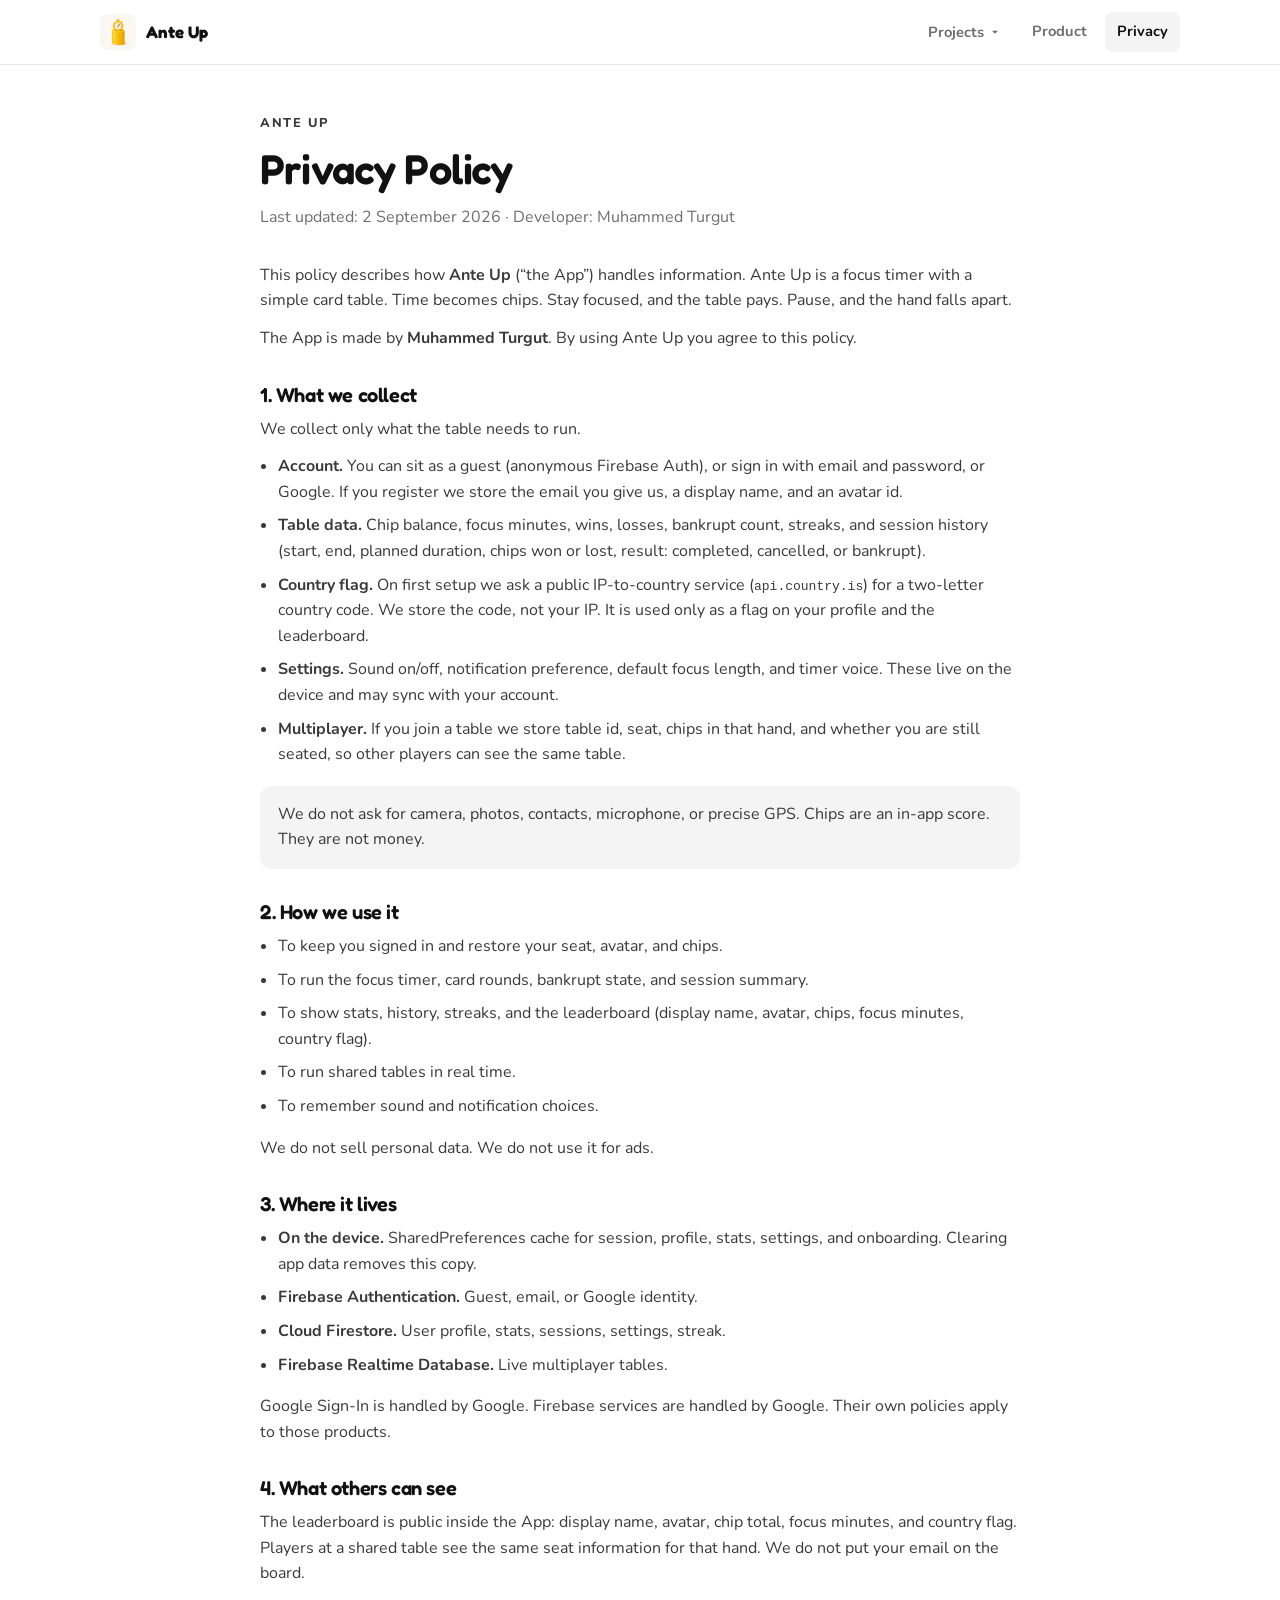
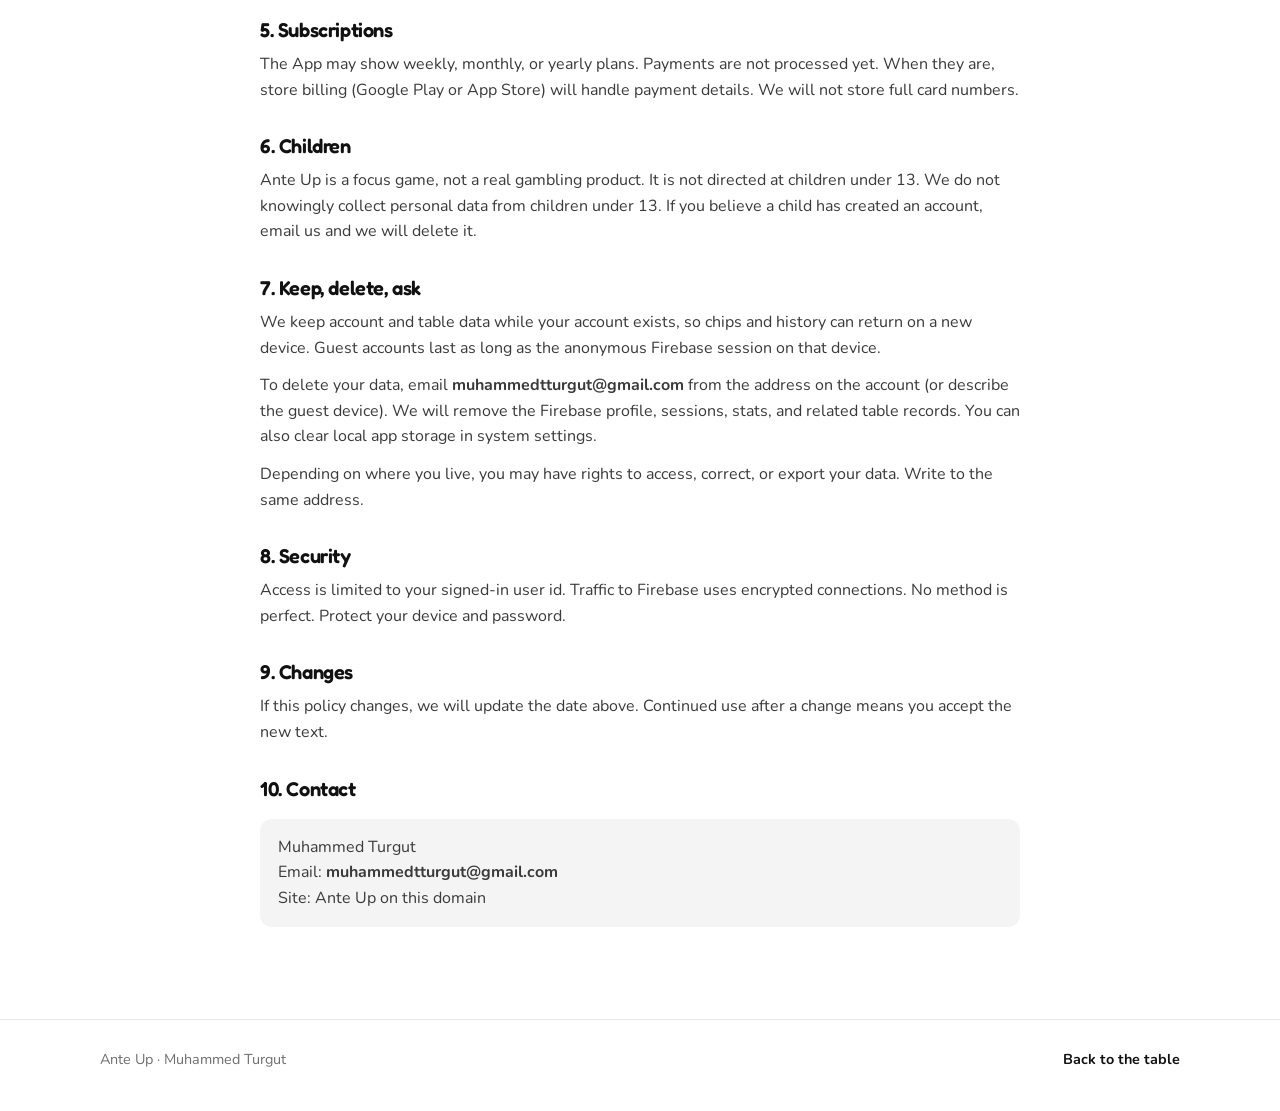
<file: apps/ante-up/privacy.html>
<!DOCTYPE html>
<html lang="en">
<head>
    <meta charset="UTF-8">
    <meta name="viewport" content="width=device-width, initial-scale=1.0">
    <title>Privacy Policy — Ante Up</title>
    <meta name="description" content="Privacy Policy for Ante Up, the focus table app by Muhammed Turgut.">
    <link rel="stylesheet" href="style.css">
</head>
<body>
    <header class="site-header">
        <div class="wrap">
            <a class="brand" href="index.html">
                <img class="brand-mark" src="assets/logo.jpg" alt="">
                Ante Up
            </a>
            <nav class="nav">
                <div class="nav-drop">
                    <button type="button" aria-expanded="false">
                        Projects
                        <svg viewBox="0 0 24 24"><path d="M7 10l5 5 5-5H7z"/></svg>
                    </button>
                    <div class="nav-menu">
                        <a href="index.html">Ante Up <span>Focus Table</span></a>
                        <a href="../../index.html#project">All projects <span>Portfolio</span></a>
                    </div>
                </div>
                <a href="index.html">Product</a>
                <a class="active keep" href="privacy.html">Privacy</a>
            </nav>
        </div>
    </header>

    <main class="wrap policy">
        <p class="kicker">Ante Up</p>
        <h1>Privacy Policy</h1>
        <p class="meta">Last updated: 2 September 2026 · Developer: Muhammed Turgut</p>

        <p>
            This policy describes how <strong>Ante Up</strong> (“the App”) handles information.
            Ante Up is a focus timer with a simple card table. Time becomes chips.
            Stay focused, and the table pays. Pause, and the hand falls apart.
        </p>
        <p>
            The App is made by <strong>Muhammed Turgut</strong>. By using Ante Up you agree to this policy.
        </p>

        <h2>1. What we collect</h2>
        <p>We collect only what the table needs to run.</p>
        <ul>
            <li><strong>Account.</strong> You can sit as a guest (anonymous Firebase Auth), or sign in with email and password, or Google. If you register we store the email you give us, a display name, and an avatar id.</li>
            <li><strong>Table data.</strong> Chip balance, focus minutes, wins, losses, bankrupt count, streaks, and session history (start, end, planned duration, chips won or lost, result: completed, cancelled, or bankrupt).</li>
            <li><strong>Country flag.</strong> On first setup we ask a public IP-to-country service (<code>api.country.is</code>) for a two-letter country code. We store the code, not your IP. It is used only as a flag on your profile and the leaderboard.</li>
            <li><strong>Settings.</strong> Sound on/off, notification preference, default focus length, and timer voice. These live on the device and may sync with your account.</li>
            <li><strong>Multiplayer.</strong> If you join a table we store table id, seat, chips in that hand, and whether you are still seated, so other players can see the same table.</li>
        </ul>
        <p class="note">
            We do not ask for camera, photos, contacts, microphone, or precise GPS.
            Chips are an in-app score. They are not money.
        </p>

        <h2>2. How we use it</h2>
        <ul>
            <li>To keep you signed in and restore your seat, avatar, and chips.</li>
            <li>To run the focus timer, card rounds, bankrupt state, and session summary.</li>
            <li>To show stats, history, streaks, and the leaderboard (display name, avatar, chips, focus minutes, country flag).</li>
            <li>To run shared tables in real time.</li>
            <li>To remember sound and notification choices.</li>
        </ul>
        <p>We do not sell personal data. We do not use it for ads.</p>

        <h2>3. Where it lives</h2>
        <ul>
            <li><strong>On the device.</strong> SharedPreferences cache for session, profile, stats, settings, and onboarding. Clearing app data removes this copy.</li>
            <li><strong>Firebase Authentication.</strong> Guest, email, or Google identity.</li>
            <li><strong>Cloud Firestore.</strong> User profile, stats, sessions, settings, streak.</li>
            <li><strong>Firebase Realtime Database.</strong> Live multiplayer tables.</li>
        </ul>
        <p>
            Google Sign-In is handled by Google. Firebase services are handled by Google.
            Their own policies apply to those products.
        </p>

        <h2>4. What others can see</h2>
        <p>
            The leaderboard is public inside the App: display name, avatar, chip total,
            focus minutes, and country flag. Players at a shared table see the same
            seat information for that hand. We do not put your email on the board.
        </p>

        <h2>5. Subscriptions</h2>
        <p>
            The App may show weekly, monthly, or yearly plans. Payments are not
            processed yet. When they are, store billing (Google Play or App Store)
            will handle payment details. We will not store full card numbers.
        </p>

        <h2>6. Children</h2>
        <p>
            Ante Up is a focus game, not a real gambling product. It is not directed
            at children under 13. We do not knowingly collect personal data from
            children under 13. If you believe a child has created an account, email
            us and we will delete it.
        </p>

        <h2>7. Keep, delete, ask</h2>
        <p>
            We keep account and table data while your account exists, so chips and
            history can return on a new device. Guest accounts last as long as the
            anonymous Firebase session on that device.
        </p>
        <p>
            To delete your data, email <strong>muhammedtturgut@gmail.com</strong> from
            the address on the account (or describe the guest device). We will remove
            the Firebase profile, sessions, stats, and related table records. You can
            also clear local app storage in system settings.
        </p>
        <p>
            Depending on where you live, you may have rights to access, correct, or
            export your data. Write to the same address.
        </p>

        <h2>8. Security</h2>
        <p>
            Access is limited to your signed-in user id. Traffic to Firebase uses
            encrypted connections. No method is perfect. Protect your device and
            password.
        </p>

        <h2>9. Changes</h2>
        <p>
            If this policy changes, we will update the date above. Continued use
            after a change means you accept the new text.
        </p>

        <h2>10. Contact</h2>
        <p class="note">
            Muhammed Turgut<br>
            Email: <strong>muhammedtturgut@gmail.com</strong><br>
            Site: Ante Up on this domain
        </p>
    </main>

    <footer class="site-footer">
        <div class="wrap">
            <span>Ante Up · Muhammed Turgut</span>
            <a href="index.html">Back to the table</a>
        </div>
    </footer>

    <script>
        const drop = document.querySelector(".nav-drop");
        const btn = drop?.querySelector("button");
        btn?.addEventListener("click", (e) => {
            e.stopPropagation();
            const open = drop.classList.toggle("open");
            btn.setAttribute("aria-expanded", open);
        });
        document.addEventListener("click", () => {
            drop?.classList.remove("open");
            btn?.setAttribute("aria-expanded", "false");
        });
    </script>
</body>
</html>
</file>
<file: apps/ante-up/style.css>
@import url("https://fonts.googleapis.com/css2?family=Fredoka:wght@500;600;700&family=Nunito:wght@400;600;700;800&display=swap");

:root {
  --black: #111111;
  --white: #ffffff;
  --muted: #6e6e6e;
  --surface: #f4f4f4;
  --line: #e8e8e8;
  --pause: #e53935;
  --display: "Fredoka", system-ui, sans-serif;
  --body: "Nunito", system-ui, sans-serif;
  --radius: 10px;
}

* {
  margin: 0;
  padding: 0;
  box-sizing: border-box;
}

html {
  scroll-behavior: smooth;
}

body {
  background: var(--white);
  color: var(--black);
  font-family: var(--body);
  line-height: 1.6;
}

a {
  color: inherit;
}

img {
  max-width: 100%;
  display: block;
}

.wrap {
  width: min(1080px, calc(100% - 40px));
  margin: 0 auto;
}

.site-header {
  position: sticky;
  top: 0;
  z-index: 20;
  background: rgba(255, 255, 255, 0.92);
  backdrop-filter: blur(12px);
  border-bottom: 1px solid var(--line);
}

.site-header .wrap {
  height: 64px;
  display: flex;
  align-items: center;
  justify-content: space-between;
  gap: 16px;
}

.brand {
  display: flex;
  align-items: center;
  gap: 10px;
  text-decoration: none;
  font-family: var(--display);
  font-weight: 700;
  font-size: 1.05rem;
}

.brand-mark {
  width: 36px;
  height: 36px;
  object-fit: cover;
  border-radius: 8px;
}

.nav {
  display: flex;
  align-items: center;
  gap: 6px;
}

.nav a,
.nav-drop > button {
  font-family: var(--body);
  font-size: 0.92rem;
  font-weight: 700;
  color: var(--muted);
  text-decoration: none;
  background: none;
  border: none;
  padding: 8px 12px;
  border-radius: 8px;
  cursor: pointer;
}

.nav a:hover,
.nav-drop.open > button,
.nav a.active {
  color: var(--black);
  background: var(--surface);
}

.nav-drop {
  position: relative;
}

.nav-drop svg {
  width: 14px;
  height: 14px;
  fill: currentColor;
  vertical-align: -2px;
}

.nav-menu {
  position: absolute;
  right: 0;
  top: calc(100% + 8px);
  min-width: 220px;
  background: var(--white);
  border: 1px solid var(--line);
  border-radius: 12px;
  padding: 8px;
  box-shadow: 0 12px 30px rgba(17, 17, 17, 0.08);
  display: none;
}

.nav-drop.open .nav-menu {
  display: block;
}

.nav-menu a {
  display: flex;
  flex-direction: column;
  gap: 2px;
  padding: 10px 12px;
  border-radius: 8px;
  color: var(--black);
}

.nav-menu a span {
  font-size: 0.75rem;
  font-weight: 600;
  color: var(--muted);
}

.btn {
  display: inline-flex;
  align-items: center;
  justify-content: center;
  min-height: 48px;
  padding: 12px 22px;
  border-radius: var(--radius);
  font-family: var(--body);
  font-weight: 800;
  font-size: 0.95rem;
  text-decoration: none;
  border: 1.2px solid transparent;
  cursor: pointer;
}

.btn-fill {
  background: var(--black);
  color: var(--white);
}

.btn-ghost {
  background: transparent;
  color: var(--black);
  border-color: var(--line);
}

.hero {
  padding: 72px 0 48px;
}

.hero-grid {
  display: grid;
  grid-template-columns: 1.05fr 0.95fr;
  gap: 56px;
  align-items: center;
}

.kicker {
  font-size: 0.8rem;
  font-weight: 800;
  letter-spacing: 0.12em;
  text-transform: uppercase;
  color: var(--muted);
  margin-bottom: 14px;
}

h1,
h2,
h3 {
  font-family: var(--display);
  font-weight: 600;
  letter-spacing: -0.02em;
  line-height: 1.15;
}

h1 {
  font-size: clamp(2.4rem, 5vw, 4rem);
  margin-bottom: 16px;
}

.lead {
  font-size: 1.12rem;
  color: var(--muted);
  max-width: 36rem;
  margin-bottom: 28px;
}

.hero-actions {
  display: flex;
  flex-wrap: wrap;
  gap: 10px;
}

.table-panel {
  display: flex;
  flex-direction: column;
  align-items: center;
  gap: 16px;
}

.table-stage {
  position: relative;
  width: min(100%, 420px);
  aspect-ratio: 1;
}

.desk-img {
  width: 100%;
  height: 100%;
  object-fit: cover;
  border-radius: 50%;
}

.table-hand {
  position: absolute;
  inset: 22% 18% 28%;
  display: flex;
  align-items: center;
  justify-content: center;
  gap: 12px;
}

.table-hand figure {
  width: 42%;
  margin: 0;
  text-align: center;
}

.table-hand img {
  width: 100%;
  border-radius: 8px;
  box-shadow: 0 10px 22px rgba(17, 17, 17, 0.35);
}

.table-hand figcaption {
  margin-top: 6px;
  color: #fff;
  font-size: 0.72rem;
  font-weight: 800;
  text-shadow: 0 1px 4px rgba(0, 0, 0, 0.7);
}

.table-seat {
  display: flex;
  align-items: center;
  gap: 12px;
  width: min(100%, 420px);
}

.seat-avatar {
  width: 56px;
  height: 56px;
  object-fit: cover;
  border-radius: 50%;
  background: var(--surface);
}

.table-seat strong {
  display: block;
  font-size: 1.05rem;
}

.table-seat span {
  color: var(--muted);
  font-size: 0.85rem;
}

.step-art {
  background: #111;
  border-radius: 12px;
  overflow: hidden;
  aspect-ratio: 2 / 3;
  margin-bottom: 16px;
}

.step-art img {
  width: 100%;
  height: 100%;
  object-fit: contain;
}

.card-row {
  display: grid;
  grid-template-columns: repeat(6, 1fr);
  gap: 12px;
}

.card-row img {
  width: 100%;
  border-radius: 10px;
  box-shadow: 0 8px 18px rgba(17, 17, 17, 0.08);
  background: var(--white);
}

.cast {
  display: grid;
  grid-template-columns: repeat(4, 1fr);
  gap: 12px;
  margin-bottom: 22px;
}

.cast img {
  width: 100%;
  aspect-ratio: 1;
  object-fit: cover;
  border-radius: 16px;
  background: var(--surface);
}

.section {
  padding: 28px 0 72px;
}

.section h2 {
  font-size: 2rem;
  margin-bottom: 10px;
}

.section-lead {
  color: var(--muted);
  max-width: 36rem;
  margin-bottom: 28px;
}

.steps,
.features {
  display: grid;
  gap: 14px;
}

.steps {
  grid-template-columns: repeat(3, 1fr);
}

.features {
  grid-template-columns: repeat(2, 1fr);
}

.tile {
  background: var(--surface);
  border: 1px solid var(--line);
  border-radius: 14px;
  padding: 22px;
}

.tile strong {
  display: block;
  font-family: var(--display);
  font-size: 1.15rem;
  font-weight: 600;
  margin-bottom: 8px;
}

.tile p,
.tile li {
  color: var(--muted);
  font-size: 0.98rem;
}

.n {
  display: inline-block;
  width: 28px;
  height: 28px;
  border-radius: 50%;
  background: var(--black);
  color: var(--white);
  text-align: center;
  line-height: 28px;
  font-size: 0.8rem;
  font-weight: 800;
  margin-bottom: 12px;
}

.facts {
  display: grid;
  grid-template-columns: repeat(4, 1fr);
  gap: 12px;
  margin-top: 8px;
}

.fact {
  border-top: 1px solid var(--line);
  padding-top: 16px;
}

.fact b {
  display: block;
  font-family: var(--display);
  font-size: 1.6rem;
}

.fact span {
  color: var(--muted);
  font-size: 0.88rem;
}

.site-footer {
  border-top: 1px solid var(--line);
  padding: 28px 0 40px;
  color: var(--muted);
  font-size: 0.9rem;
}

.site-footer .wrap {
  display: flex;
  justify-content: space-between;
  gap: 16px;
  flex-wrap: wrap;
}

.site-footer a {
  color: var(--black);
  font-weight: 700;
  text-decoration: none;
}

.policy {
  padding: 48px 0 80px;
  max-width: 760px;
}

.policy h1 {
  font-size: 2.6rem;
  margin: 8px 0 12px;
}

.policy .meta {
  color: var(--muted);
  margin-bottom: 32px;
}

.policy h2 {
  font-size: 1.25rem;
  margin: 32px 0 10px;
}

.policy p,
.policy li {
  color: #3a3a3a;
  margin-bottom: 12px;
}

.policy ul {
  padding-left: 18px;
  margin-bottom: 16px;
}

.policy li {
  margin-bottom: 8px;
}

.note {
  background: var(--surface);
  border-radius: 12px;
  padding: 16px 18px;
  margin: 18px 0;
}

@media (max-width: 860px) {
  .hero-grid,
  .steps,
  .features,
  .facts,
  .card-row,
  .cast {
    grid-template-columns: 1fr 1fr;
  }

  .hero-grid,
  .steps,
  .facts {
    grid-template-columns: 1fr;
  }

  .hero {
    padding-top: 36px;
  }

  .nav > a:not(.keep) {
    display: none;
  }
}

@media (max-width: 520px) {
  .card-row,
  .cast {
    grid-template-columns: 1fr 1fr;
  }
}
</file>
<file: style.css>
/* 🤖 Muhammed Turgut - Fütüristik Demir Adam (Iron Man) Tasarım Sistemi (style.css) */
/* Stark Industries UI/UX Lab © 2026. Arayüz protokolü başlatıldı. */

@import url('https://fonts.googleapis.com/css2?family=Outfit:wght@300;400;500;600;700;800;900&display=swap');

/* 🎨 Iron Man Tasarım Değişkenleri */
:root {
  --main-bg: #0b0809;             /* Metalik Karbon Siyahı */
  --card-bg: rgba(20, 15, 17, 0.65); /* Yarı saydam metalik panel */
  --accent-red: #ff1c40;          /* Hot Rod Stark Kırmızısı */
  --accent-red-hover: #e51335;
  --accent-gold: #ffb700;         /* Zırh Altın Sarısı */
  --glow-cyan: #00f0ff;           /* Ark Reaktörü Buz Mavisi */
  --text-primary: #ffffff;        /* Birincil Metin Beyazı */
  --text-secondary: #c5bec2;      /* İkincil Kül Grisi */
  --border-glow: rgba(0, 240, 255, 0.15);
  
  --font-body: 'Outfit', sans-serif;
  --font-title: 'GTProelium', 'Outfit', sans-serif;
  --font-accent: 'Hatten', 'Outfit', sans-serif;
}

@font-face {
  font-family: 'GTProelium';
  src: url('assets/fonts/gt_proelium.otf') format('opentype');
  font-weight: normal;
  font-style: normal;
}

@font-face {
  font-family: 'Hatten';
  src: url('assets/fonts/hatten.ttf') format('truetype');
  font-weight: normal;
  font-style: normal;
}

/* ============================================
   GENEL AYARLAR & RESET
   ============================================ */
* {
  margin: 0;
  padding: 0;
  box-sizing: border-box;
}

html {
  scroll-behavior: smooth;
  scrollbar-width: thin;
  scrollbar-color: var(--accent-red) var(--main-bg);
}

body {
  background-color: var(--main-bg);
  color: var(--text-primary);
  font-family: var(--font-body);
  overflow-x: hidden;
  position: relative;
  background-image: 
    radial-gradient(circle at 10% 20%, rgba(255, 28, 64, 0.05) 0%, transparent 40%),
    radial-gradient(circle at 90% 80%, rgba(255, 183, 0, 0.04) 0%, transparent 45%),
    radial-gradient(circle at 50% 50%, rgba(0, 240, 255, 0.03) 0%, transparent 50%);
  background-attachment: fixed;
}

/* Fütüristik Blur Daireler */
.blur-circle {
  position: fixed;
  border-radius: 50%;
  filter: blur(120px);
  pointer-events: none;
  z-index: 1;
}

.blur-circle-1 {
  top: -10%;
  right: 5%;
  width: 500px;
  height: 500px;
  background: radial-gradient(circle, rgba(255, 28, 64, 0.08) 0%, rgba(255, 28, 64, 0) 70%);
  animation: blurPulse1 12s ease-in-out infinite alternate;
}

.blur-circle-2 {
  bottom: -10%;
  left: 5%;
  width: 600px;
  height: 600px;
  background: radial-gradient(circle, rgba(0, 240, 255, 0.05) 0%, rgba(0, 240, 255, 0) 70%);
  animation: blurPulse2 15s ease-in-out infinite alternate;
}

/* ============================================
   ÜST NAVİGASYON BAR
   ============================================ */
.top-bar {
  position: fixed;
  top: 0;
  left: 0;
  right: 0;
  height: 68px;
  padding: 0 36px 0 140px;
  display: flex;
  align-items: center;
  justify-content: space-between;
  background: rgba(11, 8, 9, 0.82);
  border-bottom: 1px solid rgba(255, 28, 64, 0.18);
  backdrop-filter: blur(16px);
  z-index: 1000;
}

.top-bar-brand {
  display: flex;
  align-items: center;
  gap: 12px;
  text-decoration: none;
  color: #fff;
  font-family: var(--font-title);
  font-size: 0.95rem;
  letter-spacing: 2px;
}

.top-bar-brand img {
  width: 28px;
  height: auto;
  filter: drop-shadow(0 0 6px var(--accent-red));
}

.top-bar-nav {
  display: flex;
  align-items: center;
  gap: 8px;
}

.top-bar-link,
.top-dropdown-toggle {
  background: transparent;
  border: none;
  color: var(--text-secondary);
  font-family: var(--font-body);
  font-size: 0.82rem;
  font-weight: 700;
  letter-spacing: 1.4px;
  text-decoration: none;
  padding: 10px 16px;
  border-radius: 8px;
  cursor: pointer;
  display: inline-flex;
  align-items: center;
  gap: 6px;
  transition: all 0.25s ease;
}

.top-bar-link:hover,
.top-dropdown-toggle:hover,
.top-dropdown.open .top-dropdown-toggle {
  color: #fff;
  background: rgba(255, 28, 64, 0.1);
}

.top-dropdown-toggle svg {
  width: 16px;
  height: 16px;
  fill: currentColor;
  transition: transform 0.2s ease;
}

.top-dropdown.open .top-dropdown-toggle svg {
  transform: rotate(180deg);
}

.top-dropdown {
  position: relative;
}

.top-dropdown-menu {
  position: absolute;
  top: calc(100% + 8px);
  right: 0;
  min-width: 240px;
  background: rgba(17, 12, 14, 0.96);
  border: 1px solid rgba(255, 28, 64, 0.28);
  border-radius: 12px;
  padding: 8px;
  box-shadow: 0 18px 40px rgba(0, 0, 0, 0.55);
  opacity: 0;
  pointer-events: none;
  transform: translateY(-8px);
  transition: all 0.22s ease;
}

.top-dropdown.open .top-dropdown-menu {
  opacity: 1;
  pointer-events: auto;
  transform: translateY(0);
}

.top-dropdown-menu a {
  display: flex;
  flex-direction: column;
  gap: 2px;
  padding: 12px 14px;
  border-radius: 8px;
  text-decoration: none;
  color: #fff;
}

.top-dropdown-menu a:hover {
  background: rgba(255, 28, 64, 0.12);
}

.dropdown-app-name {
  font-size: 0.92rem;
  font-weight: 700;
}

.dropdown-app-note {
  font-size: 0.75rem;
  color: var(--accent-gold);
  letter-spacing: 0.4px;
}

/* ============================================
   SOL DOCK NAVİGASYON (FLOATING DOCK BAR)
   ============================================ */
.floating-dock {
  position: fixed;
  left: 45px;
  top: 50%;
  transform: translateY(-50%);
  width: 72px;
  background: rgba(22, 17, 19, 0.7);
  border: 1px solid rgba(255, 28, 64, 0.25);
  border-radius: 40px;
  padding: 30px 0;
  display: flex;
  flex-direction: column;
  align-items: center;
  gap: 24px;
  backdrop-filter: blur(15px);
  box-shadow: 
    0 15px 35px rgba(0, 0, 0, 0.6),
    0 0 15px rgba(0, 240, 255, 0.08);
  z-index: 999;
  transition: all 0.4s cubic-bezier(0.165, 0.84, 0.44, 1);
}

.floating-dock::before {
  content: '';
  position: absolute;
  top: -2px; left: -2px; right: -2px; bottom: -2px;
  border-radius: 42px;
  background: linear-gradient(180deg, var(--accent-red), transparent, var(--accent-gold));
  z-index: -1;
  opacity: 0.3;
}

/* Logo alanı */
.dock-logo {
  width: 44px;
  height: 44px;
  display: flex;
  align-items: center;
  justify-content: center;
  border-bottom: 1px solid rgba(255, 255, 255, 0.1);
  padding-bottom: 15px;
  margin-bottom: 5px;
}

.dock-logo img {
  width: 32px;
  height: auto;
  filter: drop-shadow(0 0 5px var(--accent-red));
  transition: transform 0.5s ease;
}

.dock-logo img:hover {
  transform: rotate(360deg) scale(1.15);
}

/* Navigasyon Linkleri */
.dock-link {
  position: relative;
  width: 46px;
  height: 46px;
  border-radius: 50%;
  display: flex;
  align-items: center;
  justify-content: center;
  color: var(--text-secondary);
  text-decoration: none;
  background: rgba(255, 255, 255, 0.02);
  border: 1px solid rgba(255, 255, 255, 0.05);
  transition: all 0.3s cubic-bezier(0.175, 0.885, 0.32, 1.275);
}

.dock-link svg {
  width: 20px;
  height: 20px;
  fill: currentColor;
  transition: transform 0.3s ease;
}

.dock-link:hover {
  color: var(--accent-red);
  background: rgba(255, 28, 64, 0.1);
  border-color: rgba(255, 28, 64, 0.4);
  box-shadow: 0 0 10px rgba(255, 28, 64, 0.2);
}

.dock-link:hover svg {
  transform: scale(1.15);
}

/* Aktif Durum Protokolü (Ark Reaktörü Mavisi) */
.dock-link.active {
  color: var(--glow-cyan);
  background: rgba(0, 240, 255, 0.1);
  border-color: var(--glow-cyan);
  box-shadow: 
    0 0 15px rgba(0, 240, 255, 0.4),
    inset 0 0 8px rgba(0, 240, 255, 0.2);
}

/* İsim etiketi (Tooltip) */
.dock-link::after {
  content: attr(data-title);
  position: absolute;
  left: 90px;
  background: var(--card-bg);
  border: 1px solid var(--accent-red);
  color: #fff;
  padding: 6px 14px;
  font-size: 0.8rem;
  font-weight: 600;
  border-radius: 4px;
  white-space: nowrap;
  opacity: 0;
  pointer-events: none;
  transform: translateX(-15px);
  transition: all 0.3s cubic-bezier(0.075, 0.82, 0.165, 1);
  box-shadow: 0 5px 15px rgba(0,0,0,0.5);
}

.dock-link:hover::after {
  opacity: 1;
  transform: translateX(0);
}

/* ============================================
   ANA İÇERİK YAPISI (WRAPPERS)
   ============================================ */
.main-wrapper {
  margin-left: 170px; /* Sol dock için alan bırakıyoruz */
  padding-right: 50px;
  padding-top: 68px;
}

/* Bölümler */
section {
  min-height: 100vh;
  display: flex;
  align-items: center;
  justify-content: center;
  padding: 100px 0;
  position: relative;
  z-index: 2;
}

.section-content {
  max-width: 1200px;
  width: 100%;
}

.section-title {
  font-size: 3rem;
  font-family: var(--font-title);
  color: #fff;
  text-transform: uppercase;
  margin-bottom: 50px;
  position: relative;
  display: inline-block;
  letter-spacing: 2px;
}

.section-title span {
  color: var(--accent-red);
  text-shadow: 0 0 10px rgba(255, 28, 64, 0.4);
}

.section-title::after {
  content: '';
  position: absolute;
  bottom: -10px;
  left: 0;
  width: 80px;
  height: 4px;
  background: linear-gradient(90deg, var(--accent-red), var(--accent-gold));
  border-radius: 2px;
}

/* ============================================
   KAHRAMAN ALANI (HERO SECTION - #main)
   ============================================ */
#main {
  min-height: 100vh;
  display: grid;
  grid-template-columns: 1.2fr 0.8fr;
  align-items: center;
  gap: 60px;
}

.hero-content {
  max-width: 700px;
}

.hero-welcome {
  font-family: var(--font-accent);
  color: var(--accent-gold);
  font-size: 1.6rem;
  letter-spacing: 3px;
  margin-bottom: 10px;
  text-transform: uppercase;
}

.hero-title {
  font-size: 5rem;
  font-weight: 900;
  line-height: 1.05;
  margin-bottom: 20px;
  font-family: var(--font-title);
  background: linear-gradient(135deg, #ffffff 30%, var(--accent-red) 100%);
  -webkit-background-clip: text;
  -webkit-text-fill-color: transparent;
  background-clip: text;
  letter-spacing: -1px;
}

.hero-subtitle-container {
  min-height: 38px;
  margin-bottom: 30px;
}

.hero-subtitle {
  color: var(--glow-cyan);
  font-size: 1.8rem;
  font-weight: 600;
  text-shadow: 0 0 15px rgba(0, 240, 255, 0.45);
  border-right: 3px solid var(--glow-cyan);
  white-space: nowrap;
  animation: blinkCursor 0.75s step-end infinite;
}

.hero-description {
  color: var(--text-secondary);
  font-size: 1.15rem;
  line-height: 1.8;
  margin-bottom: 45px;
}

/* Butonlar */
.hero-actions {
  display: flex;
  gap: 20px;
}

.btn-stark {
  display: inline-flex;
  align-items: center;
  justify-content: center;
  padding: 16px 36px;
  font-size: 1rem;
  font-weight: 700;
  font-family: var(--font-body);
  text-transform: uppercase;
  text-decoration: none;
  letter-spacing: 1.5px;
  border-radius: 8px;
  transition: all 0.3s cubic-bezier(0.175, 0.885, 0.32, 1.275);
  cursor: pointer;
}

.btn-stark-filled {
  background: linear-gradient(135deg, var(--accent-red) 0%, #cc112f 100%);
  color: #fff;
  border: none;
  box-shadow: 
    0 5px 20px rgba(255, 28, 64, 0.35),
    0 0 10px rgba(0, 240, 255, 0.1);
}

.btn-stark-filled:hover {
  transform: translateY(-4px);
  box-shadow: 
    0 8px 25px rgba(255, 28, 64, 0.5),
    0 0 15px rgba(0, 240, 255, 0.3);
  background: linear-gradient(135deg, #ff3c5b 0%, var(--accent-red) 100%);
}

.btn-stark-outlined {
  background: transparent;
  color: var(--accent-gold);
  border: 2px solid var(--accent-gold);
  box-shadow: 0 0 10px rgba(255, 183, 0, 0.05);
}

.btn-stark-outlined:hover {
  transform: translateY(-4px);
  background: rgba(255, 183, 0, 0.08);
  border-color: #ffd000;
  color: #fff;
  box-shadow: 0 8px 20px rgba(255, 183, 0, 0.2);
}

/* FÜTÜRİSTİK GÖRSEL ALAN (ARK REAKTÖRÜ PROVASI) */
.hero-visual {
  display: flex;
  justify-content: center;
  align-items: center;
  position: relative;
}

/* Dönen Ark Reaktörü Çemberleri */
.arc-reactor-ring {
  position: absolute;
  border-radius: 50%;
  border: 1px dashed var(--glow-cyan);
  opacity: 0.3;
  pointer-events: none;
}

.arc-reactor-1 {
  width: 440px;
  height: 440px;
  animation: rotateClockwise 25s linear infinite;
  border-width: 2px;
  opacity: 0.15;
}

.arc-reactor-2 {
  width: 380px;
  height: 380px;
  animation: rotateCounterClockwise 15s linear infinite;
  border: 2px dotted var(--accent-red);
  opacity: 0.2;
}

.developer-avatar-container {
  position: relative;
  width: 300px;
  height: 300px;
  border-radius: 50%;
  padding: 8px;
  background: linear-gradient(135deg, var(--accent-red), var(--accent-gold));
  box-shadow: 
    0 0 30px rgba(255, 28, 64, 0.4),
    0 0 50px rgba(0, 240, 255, 0.2);
  z-index: 5;
  animation: floatAvatar 6s ease-in-out infinite;
}

.developer-avatar-container::before {
  content: '';
  position: absolute;
  top: -10px; left: -10px; right: -10px; bottom: -10px;
  border-radius: 50%;
  border: 2px solid var(--glow-cyan);
  box-shadow: 0 0 20px rgba(0, 240, 255, 0.3);
  animation: pulseReactor 3s ease-in-out infinite;
}

.developer-avatar {
  width: 100%;
  height: 100%;
  border-radius: 50%;
  object-fit: cover;
  border: 4px solid var(--main-bg);
  background-color: var(--main-bg);
}

/* ============================================
   HAKKINDA ALANI (ABOUT SECTION - #about)
   ============================================ */
.about-grid {
  display: grid;
  grid-template-columns: 320px 1fr;
  gap: 60px;
  align-items: start;
}

.about-card-visual {
  display: flex;
  flex-direction: column;
  align-items: center;
}

.about-image-wrapper {
  width: 260px;
  height: 260px;
  border-radius: 20px;
  overflow: hidden;
  border: 3px solid rgba(255, 28, 64, 0.3);
  box-shadow: 
    0 10px 30px rgba(0,0,0,0.5),
    0 0 15px rgba(255, 28, 64, 0.15);
  position: relative;
  transition: all 0.4s ease;
}

.about-image-wrapper img {
  width: 100%;
  height: 100%;
  object-fit: cover;
  transition: transform 0.5s ease;
}

.about-image-wrapper:hover img {
  transform: scale(1.08) rotate(1deg);
}

.about-image-wrapper::after {
  content: '';
  position: absolute;
  top: 0; left: 0; right: 0; bottom: 0;
  border: 1px solid var(--glow-cyan);
  border-radius: 18px;
  pointer-events: none;
  opacity: 0.4;
  margin: 5px;
}

.about-content-box {
  background: var(--card-bg);
  border: 1px solid rgba(255, 255, 255, 0.05);
  border-left: 4px solid var(--accent-red);
  padding: 40px;
  border-radius: 12px;
  backdrop-filter: blur(10px);
  box-shadow: 0 15px 35px rgba(0,0,0,0.4);
  position: relative;
}

.about-content-box::before {
  content: 'STARK CORE v3.5';
  position: absolute;
  top: 15px;
  right: 20px;
  font-family: var(--font-body);
  font-size: 0.75rem;
  font-weight: 700;
  color: rgba(255, 255, 255, 0.15);
  letter-spacing: 1px;
}

.about-subtitle {
  font-family: var(--font-title);
  color: var(--accent-gold);
  font-size: 2.2rem;
  margin-bottom: 25px;
}

.about-text {
  font-size: 1.1rem;
  line-height: 1.8;
  color: var(--text-secondary);
}

.about-text p {
  margin-bottom: 20px;
}

/* ============================================
   YETENEKLER ALANI (SKILLS SECTION - #skills)
   ============================================ */
.skills-grid {
  display: grid;
  grid-template-columns: repeat(auto-fit, minmax(280px, 1fr));
  gap: 35px;
  margin-top: 20px;
}

.skill-item {
  background: var(--card-bg);
  border: 1px solid rgba(255, 255, 255, 0.04);
  padding: 30px;
  border-radius: 12px;
  backdrop-filter: blur(10px);
  text-align: center;
  transition: all 0.3s cubic-bezier(0.165, 0.84, 0.44, 1);
  position: relative;
  overflow: hidden;
}

.skill-item::before {
  content: '';
  position: absolute;
  top: 0; left: 0; right: 0; height: 3px;
  background: linear-gradient(90deg, var(--accent-red), var(--accent-gold));
  opacity: 0.5;
}

.skill-item:hover {
  transform: translateY(-8px);
  border-color: rgba(0, 240, 255, 0.25);
  box-shadow: 
    0 15px 30px rgba(0, 0, 0, 0.5),
    0 0 15px rgba(0, 240, 255, 0.1);
}

.skill-icon {
  width: 76px;
  height: 76px;
  margin: 0 auto 20px;
  display: flex;
  align-items: center;
  justify-content: center;
  border-radius: 16px;
  background: rgba(255, 28, 64, 0.05);
  border: 1px solid rgba(255, 28, 64, 0.15);
  transition: all 0.3s ease;
}

.skill-item:hover .skill-icon {
  background: rgba(0, 240, 255, 0.06);
  border-color: var(--glow-cyan);
  box-shadow: 0 0 15px rgba(0, 240, 255, 0.25);
}

.skill-icon img {
  width: 44px;
  height: 44px;
  object-fit: contain;
}

.skill-name {
  font-size: 1.25rem;
  font-weight: 700;
  color: #fff;
  margin-bottom: 15px;
}

.skill-bar {
  width: 100%;
  height: 8px;
  background: rgba(255, 255, 255, 0.05);
  border-radius: 10px;
  overflow: hidden;
  position: relative;
  border: 1px solid rgba(255, 255, 255, 0.02);
}

.skill-progress {
  height: 100%;
  background: linear-gradient(90deg, var(--accent-red), var(--accent-gold));
  border-radius: 10px;
  width: 0%; /* JavaScript dinamik olarak dolduracak */
  transition: width 1.5s cubic-bezier(0.19, 1, 0.22, 1);
  box-shadow: 0 0 8px var(--accent-red);
}

/* ============================================
   PROJELER ALANI (PROJECTS SECTION - #project)
   ============================================ */

/* Kategori Filtreleri */
.projects-filter {
  display: flex;
  justify-content: center;
  gap: 15px;
  margin-bottom: 45px;
}

.filter-btn {
  background: rgba(255,255,255,0.02);
  border: 1px solid rgba(255, 255, 255, 0.08);
  color: var(--text-secondary);
  padding: 10px 24px;
  font-size: 0.95rem;
  font-weight: 600;
  border-radius: 30px;
  cursor: pointer;
  transition: all 0.3s cubic-bezier(0.175, 0.885, 0.32, 1.275);
}

.filter-btn:hover {
  color: #fff;
  border-color: var(--accent-red);
  background: rgba(255, 28, 64, 0.05);
}

.filter-btn.active {
  color: #fff;
  background: var(--accent-red);
  border-color: var(--accent-red);
  box-shadow: 0 5px 15px rgba(255, 28, 64, 0.4);
}

/* Projeler Grid */
.projects-grid {
  display: grid;
  grid-template-columns: repeat(auto-fill, minmax(360px, 1fr));
  gap: 30px;
  transition: all 0.4s ease;
}

/* Proje Kartı */
.project-card {
  background: var(--card-bg);
  border: 1px solid rgba(255, 255, 255, 0.04);
  border-radius: 14px;
  padding: 30px;
  display: flex;
  flex-direction: column;
  min-height: 380px;
  backdrop-filter: blur(10px);
  position: relative;
  transition: all 0.3s cubic-bezier(0.165, 0.84, 0.44, 1);
  box-shadow: 0 10px 30px rgba(0,0,0,0.3);
}

.project-card::before {
  content: '';
  position: absolute;
  top: 0; left: 0; right: 0; bottom: 0;
  border-radius: 14px;
  border: 1px solid transparent;
  pointer-events: none;
  transition: all 0.3s ease;
}

.project-card:hover {
  transform: translateY(-10px);
  box-shadow: 
    0 20px 40px rgba(0,0,0,0.6),
    0 0 20px rgba(255, 28, 64, 0.1);
}

.project-card:hover::before {
  border-color: rgba(255, 28, 64, 0.3);
}

/* Kart Üst Bilgisi */
.project-card-header {
  display: flex;
  justify-content: space-between;
  align-items: center;
  margin-bottom: 25px;
  width: 100%;
}

.project-icon {
  width: 58px;
  height: 58px;
  border-radius: 12px;
  background: rgba(255, 255, 255, 0.03);
  border: 1px solid rgba(255, 255, 255, 0.08);
  display: flex;
  align-items: center;
  justify-content: center;
  overflow: hidden;
}

.project-icon img {
  width: 36px;
  height: 36px;
  object-fit: cover;
}

.project-category-badge {
  font-size: 0.75rem;
  font-weight: 700;
  color: var(--accent-gold);
  background: rgba(255, 183, 0, 0.1);
  border: 1px solid rgba(255, 183, 0, 0.25);
  padding: 4px 12px;
  border-radius: 20px;
  text-transform: uppercase;
  letter-spacing: 1px;
}

/* Başlık & Açıklama */
.project-title {
  font-size: 1.45rem;
  font-family: var(--font-body);
  font-weight: 700;
  color: #fff;
  margin-bottom: 12px;
}

.project-description {
  color: var(--text-secondary);
  font-size: 0.95rem;
  line-height: 1.6;
  margin-bottom: 20px;
  flex-grow: 1;
}

/* Teknoloji etiketleri */
.project-tech-tags {
  display: flex;
  flex-wrap: wrap;
  gap: 8px;
  margin-bottom: 25px;
}

.tech-tag {
  font-size: 0.75rem;
  font-weight: 600;
  color: var(--text-secondary);
  background: rgba(255, 255, 255, 0.03);
  border: 1px solid rgba(255, 255, 255, 0.06);
  padding: 4px 10px;
  border-radius: 4px;
}

/* Kart Aksiyonları */
.project-card-actions {
  display: grid;
  grid-template-columns: 1fr 1fr;
  gap: 12px;
  width: 100%;
}

.project-btn-detail {
  background: rgba(255, 28, 64, 0.05);
  color: var(--accent-red);
  border: 1px solid rgba(255, 28, 64, 0.25);
  padding: 10px 0;
  font-size: 0.85rem;
  font-weight: 700;
  border-radius: 6px;
  cursor: pointer;
  transition: all 0.3s ease;
  text-align: center;
  letter-spacing: 1px;
}

.project-btn-detail:hover {
  background: var(--accent-red);
  color: #fff;
  border-color: var(--accent-red);
  box-shadow: 0 4px 12px rgba(255, 28, 64, 0.3);
}

.project-btn-github {
  display: flex;
  align-items: center;
  justify-content: center;
  gap: 6px;
  background: rgba(255, 255, 255, 0.03);
  color: #fff;
  border: 1px solid rgba(255, 255, 255, 0.08);
  padding: 10px 0;
  font-size: 0.85rem;
  font-weight: 700;
  border-radius: 6px;
  text-decoration: none;
  cursor: pointer;
  transition: all 0.3s ease;
  letter-spacing: 1px;
}

.project-btn-github:hover {
  background: rgba(255, 255, 255, 0.08);
  border-color: rgba(255,255,255,0.2);
}

.github-icon {
  width: 16px;
  height: 16px;
  fill: currentColor;
}

/* ============================================
   BLOG ALANI (BLOG SECTION - #blog) [NEW]
   ============================================ */
.blog-grid {
  display: grid;
  grid-template-columns: repeat(auto-fill, minmax(360px, 1fr));
  gap: 30px;
}

.blog-card {
  background: var(--card-bg);
  border: 1px solid rgba(255, 255, 255, 0.04);
  border-radius: 14px;
  overflow: hidden;
  backdrop-filter: blur(10px);
  display: flex;
  flex-direction: column;
  min-height: 420px;
  transition: all 0.3s cubic-bezier(0.165, 0.84, 0.44, 1);
  box-shadow: 0 10px 30px rgba(0,0,0,0.3);
}

.blog-card:hover {
  transform: translateY(-8px);
  box-shadow: 
    0 20px 40px rgba(0,0,0,0.5),
    0 0 15px rgba(255, 183, 0, 0.1);
  border-color: rgba(255, 183, 0, 0.25);
}

.blog-card-image {
  height: 200px;
  background-size: cover;
  background-position: center;
  position: relative;
  border-bottom: 1px solid rgba(255,255,255,0.05);
}

.blog-badge {
  position: absolute;
  top: 15px;
  left: 15px;
  font-size: 0.7rem;
  font-weight: 700;
  color: #fff;
  background: var(--accent-red);
  border: 1px solid rgba(255,255,255,0.25);
  padding: 4px 12px;
  border-radius: 4px;
  text-transform: uppercase;
  letter-spacing: 1px;
}

.blog-card-content {
  padding: 25px;
  display: flex;
  flex-direction: column;
  flex-grow: 1;
}

.blog-meta {
  font-size: 0.8rem;
  color: var(--accent-gold);
  margin-bottom: 12px;
  font-weight: 600;
}

.blog-title {
  font-size: 1.35rem;
  font-weight: 700;
  color: #fff;
  line-height: 1.4;
  margin-bottom: 12px;
}

.blog-summary {
  color: var(--text-secondary);
  font-size: 0.95rem;
  line-height: 1.6;
  margin-bottom: 25px;
  flex-grow: 1;
}

.blog-read-btn {
  background: transparent;
  color: var(--accent-gold);
  border: 1px solid var(--accent-gold);
  padding: 11px 0;
  font-size: 0.85rem;
  font-weight: 700;
  border-radius: 6px;
  cursor: pointer;
  transition: all 0.3s ease;
  width: 100%;
  letter-spacing: 1px;
}

.blog-read-btn:hover {
  background: var(--accent-gold);
  color: var(--main-bg);
  box-shadow: 0 4px 15px rgba(255, 183, 0, 0.35);
}

/* ============================================
   İLETİŞİM BÖLÜMÜ (#contact)
   ============================================ */
.contact-grid {
  display: grid;
  grid-template-columns: 1fr 1.2fr;
  gap: 60px;
  align-items: start;
}

.contact-info-container {
  color: #fff;
}

.contact-subtitle {
  font-family: var(--font-title);
  color: var(--accent-gold);
  font-size: 1.8rem;
  margin-bottom: 35px;
  text-transform: uppercase;
}

.info-item {
  display: flex;
  align-items: flex-start;
  margin-bottom: 40px;
}

.info-icon {
  width: 52px;
  height: 52px;
  margin-right: 20px;
  border-radius: 12px;
  background: rgba(0, 240, 255, 0.05);
  border: 1px solid rgba(0, 240, 255, 0.25);
  flex-shrink: 0;
  display: flex;
  align-items: center;
  justify-content: center;
  color: var(--glow-cyan);
}

.info-icon svg {
  width: 24px;
  height: 24px;
  fill: currentColor;
}

.info-text h3 {
  font-size: 1.25rem;
  font-weight: 700;
  margin-bottom: 6px;
}

.info-text p {
  color: var(--text-secondary);
  font-size: 1.05rem;
}

/* İletişim Formu */
.contact-form {
  background: var(--card-bg);
  border: 1px solid rgba(255, 255, 255, 0.04);
  padding: 40px;
  border-radius: 16px;
  backdrop-filter: blur(10px);
  display: flex;
  flex-direction: column;
  gap: 20px;
  box-shadow: 0 15px 35px rgba(0,0,0,0.4);
}

.form-input {
  width: 100%;
  padding: 16px 20px;
  font-size: 0.95rem;
  font-weight: 500;
  color: #fff;
  background: rgba(255, 255, 255, 0.03);
  border: 1px solid rgba(255, 255, 255, 0.08);
  border-radius: 8px;
  outline: none;
  font-family: var(--font-body);
  transition: all 0.3s ease;
}

.form-input:focus {
  border-color: var(--accent-red);
  background: rgba(255, 255, 255, 0.05);
  box-shadow: 0 0 10px rgba(255, 28, 64, 0.15);
}

.form-input::placeholder {
  color: rgba(255, 255, 255, 0.35);
}

textarea.form-input {
  min-height: 180px;
  resize: vertical;
}

.btn-submit {
  width: 100%;
  padding: 16px;
  background: linear-gradient(135deg, var(--accent-red) 0%, #cc112f 100%);
  color: #fff;
  border: none;
  border-radius: 8px;
  font-size: 1.05rem;
  font-weight: 700;
  text-transform: uppercase;
  cursor: pointer;
  transition: all 0.3s cubic-bezier(0.175, 0.885, 0.32, 1.275);
  display: flex;
  align-items: center;
  justify-content: center;
  gap: 10px;
  box-shadow: 0 5px 15px rgba(255, 28, 64, 0.3);
}

.btn-submit:hover {
  transform: translateY(-3px);
  box-shadow: 
    0 8px 25px rgba(255, 28, 64, 0.45),
    0 0 10px rgba(0, 240, 255, 0.2);
  background: linear-gradient(135deg, #ff3c5b 0%, var(--accent-red) 100%);
}

.btn-submit svg {
  width: 18px;
  height: 18px;
  fill: currentColor;
}

/* ============================================
   FÜTÜRİSTİK MODAL PENCERELER (GLASSMODAL)
   ============================================ */
.modal-overlay {
  position: fixed;
  top: 0; left: 0; right: 0; bottom: 0;
  background: rgba(14, 11, 12, 0.85);
  backdrop-filter: blur(15px);
  z-index: 10000;
  display: flex;
  align-items: center;
  justify-content: center;
  padding: 20px;
  opacity: 0;
  pointer-events: none;
  transition: opacity 0.4s ease;
}

.modal-overlay.open {
  opacity: 1;
  pointer-events: auto;
}

.modal-window {
  background: #110c0e;
  border: 1px solid rgba(255, 28, 64, 0.3);
  box-shadow: 
    0 25px 60px rgba(0, 0, 0, 0.8),
    0 0 30px rgba(0, 240, 255, 0.15);
  width: 100%;
  max-width: 860px;
  border-radius: 16px;
  overflow: hidden;
  position: relative;
  transform: scale(0.9);
  transition: transform 0.4s cubic-bezier(0.175, 0.885, 0.32, 1.15);
}

.modal-overlay.open .modal-window {
  transform: scale(1);
}

.modal-close {
  position: absolute;
  top: 15px;
  right: 15px;
  width: 36px;
  height: 36px;
  border-radius: 50%;
  background: rgba(255, 255, 255, 0.03);
  border: 1px solid rgba(255, 255, 255, 0.1);
  color: var(--accent-red);
  font-size: 1.2rem;
  font-weight: 700;
  cursor: pointer;
  display: flex;
  align-items: center;
  justify-content: center;
  transition: all 0.3s ease;
  z-index: 11;
}

.modal-close:hover {
  background: var(--accent-red);
  color: #fff;
  border-color: var(--accent-red);
  box-shadow: 0 0 10px rgba(255, 28, 64, 0.4);
}

/* Proje Modalı Detay Yapısı */
.modal-content-body {
  padding: 40px;
}

.modal-grid {
  display: grid;
  grid-template-columns: 300px 1fr;
  gap: 40px;
  align-items: start;
}

.modal-left {
  display: flex;
  flex-direction: column;
  align-items: center;
  text-align: center;
  border-right: 1px solid rgba(255,255,255,0.06);
  padding-right: 30px;
}

.modal-icon {
  width: 100px;
  height: 100px;
  border-radius: 18px;
  object-fit: cover;
  margin-bottom: 20px;
  border: 2px solid rgba(255,255,255,0.1);
}

.modal-badge {
  font-size: 0.75rem;
  font-weight: 700;
  color: var(--accent-gold);
  background: rgba(255,183,0,0.08);
  border: 1px solid rgba(255,183,0,0.2);
  padding: 4px 14px;
  border-radius: 20px;
  text-transform: uppercase;
  margin-bottom: 20px;
}

.modal-title {
  font-size: 1.6rem;
  font-weight: 800;
  color: #fff;
  margin-bottom: 20px;
}

.modal-tech-list {
  display: flex;
  flex-wrap: wrap;
  justify-content: center;
  gap: 8px;
  margin-bottom: 30px;
}

.modal-github-btn {
  background: linear-gradient(135deg, var(--accent-red) 0%, #b31429 100%);
  color: #fff;
  padding: 12px 24px;
  border-radius: 6px;
  font-weight: 700;
  font-size: 0.9rem;
  text-decoration: none;
  display: inline-block;
  box-shadow: 0 4px 15px rgba(255, 28, 64, 0.35);
  transition: all 0.3s ease;
}

.modal-github-btn:hover {
  transform: translateY(-2px);
  box-shadow: 0 6px 20px rgba(255, 28, 64, 0.5);
}

.modal-privacy-btn {
  background: transparent;
  color: var(--accent-gold);
  border: 1px solid var(--accent-gold);
  padding: 12px 24px;
  border-radius: 6px;
  font-weight: 700;
  font-size: 0.9rem;
  text-decoration: none;
  display: inline-block;
  box-shadow: 0 0 10px rgba(255, 183, 0, 0.15);
  transition: all 0.3s ease;
}

.modal-privacy-btn:hover {
  transform: translateY(-2px);
  background: rgba(255, 183, 0, 0.08);
  box-shadow: 0 6px 20px rgba(255, 183, 0, 0.25);
  color: #fff;
}

.modal-right h3 {
  font-size: 1.1rem;
  color: var(--accent-gold);
  letter-spacing: 1px;
  margin-bottom: 15px;
}

.modal-long-desc {
  color: var(--text-secondary);
  font-size: 1.05rem;
  line-height: 1.8;
}

/* Blog Modalı Yapısı */
.blog-modal-header {
  height: 250px;
  background-size: cover;
  background-position: center;
  padding: 40px;
  display: flex;
  flex-direction: column;
  justify-content: flex-end;
  position: relative;
}

.blog-modal-header::before {
  content: '';
  position: absolute;
  top: 0; left: 0; right: 0; bottom: 0;
  background: linear-gradient(rgba(17,12,14,0.3), #110c0e);
}

.blog-modal-header * {
  position: relative;
  z-index: 2;
}

.blog-modal-title {
  font-size: 2.2rem;
  font-weight: 800;
  color: #fff;
  margin: 10px 0;
  line-height: 1.3;
}

.blog-modal-meta {
  color: var(--accent-gold);
  font-weight: 600;
}

.blog-modal-content {
  padding: 40px;
  max-height: 480px;
  overflow-y: auto;
}

.blog-rich-content {
  font-size: 1.08rem;
  line-height: 1.85;
  color: var(--text-secondary);
}

.blog-rich-content p {
  margin-bottom: 20px;
}

.blog-rich-content h3 {
  color: #fff;
  font-size: 1.4rem;
  margin: 30px 0 15px;
}

.blog-rich-content ul, .blog-rich-content ol {
  margin-left: 20px;
  margin-bottom: 20px;
}

.blog-rich-content li {
  margin-bottom: 8px;
}

.blog-rich-content blockquote {
  border-left: 4px solid var(--accent-red);
  padding: 10px 20px;
  margin: 30px 0;
  background: rgba(255, 28, 64, 0.03);
  font-style: italic;
  color: #fff;
}

.blog-rich-content pre {
  background: #090607;
  border: 1px solid rgba(255,255,255,0.05);
  padding: 20px;
  border-radius: 8px;
  overflow-x: auto;
  margin: 25px 0;
}

.blog-rich-content code {
  font-family: 'Courier New', Courier, monospace;
  font-size: 0.9rem;
  color: var(--glow-cyan);
}

.blog-tags {
  display: flex;
  flex-wrap: wrap;
  gap: 8px;
  margin-top: 30px;
  padding-top: 20px;
  border-top: 1px solid rgba(255,255,255,0.06);
}

.blog-tag-badge {
  font-size: 0.8rem;
  color: var(--accent-gold);
  background: rgba(255,183,0,0.05);
  padding: 4px 12px;
  border-radius: 4px;
}

/* ============================================
   FÜTÜRİSTİK TOAST BİLDİRİMİ (STARK TOAST)
   ============================================ */
.stark-toast {
  position: fixed;
  bottom: 30px;
  right: -400px;
  width: 350px;
  background: rgba(14, 11, 12, 0.9);
  border: 1px solid var(--glow-cyan);
  border-radius: 10px;
  overflow: hidden;
  box-shadow: 
    0 15px 35px rgba(0, 0, 0, 0.7),
    0 0 15px rgba(0, 240, 255, 0.25);
  backdrop-filter: blur(10px);
  z-index: 99999;
  transition: all 0.5s cubic-bezier(0.175, 0.885, 0.32, 1.275);
}

.stark-toast.show {
  right: 30px;
}

.toast-glow-border {
  position: absolute;
  top: 0; left: 0; right: 0; height: 3px;
  background: var(--glow-cyan);
  box-shadow: 0 0 8px var(--glow-cyan);
}

.toast-content {
  padding: 20px;
}

.toast-header {
  display: flex;
  align-items: center;
  gap: 10px;
  color: var(--glow-cyan);
  margin-bottom: 8px;
}

.toast-header strong {
  font-size: 0.95rem;
  font-weight: 700;
  letter-spacing: 0.5px;
}

.stark-toast p {
  color: var(--text-secondary);
  font-size: 0.85rem;
  line-height: 1.5;
}

/* ============================================
   RESPONSIVE TASARIM (DOCK MOBİL UYUMU)
   ============================================ */
@media (max-width: 1200px) {
  #main {
    grid-template-columns: 1fr;
    text-align: center;
    padding-top: 140px;
  }

  .hero-content {
    margin: 0 auto;
  }

  .hero-actions {
    justify-content: center;
  }

  .hero-visual {
    margin-top: 40px;
  }
}

@media (max-width: 1024px) {
  .top-bar {
    padding: 0 20px;
  }

  .top-bar-brand span {
    display: none;
  }

  /* Sol navigasyon dock'unu mobil için yatay hale getirip alta sabitliyoruz! */
  .floating-dock {
    left: 50%;
    bottom: 20px;
    top: auto;
    transform: translateX(-50%);
    width: 90%;
    max-width: 480px;
    height: 66px;
    flex-direction: row;
    justify-content: space-around;
    padding: 0 20px;
    border-radius: 40px;
    gap: 0;
    box-shadow: 0 -5px 25px rgba(0,0,0,0.5);
  }

  .floating-dock::before {
    background: linear-gradient(90deg, var(--accent-red), transparent, var(--accent-gold));
  }

  .dock-logo {
    display: none; /* Mobilde logoyu gizle yer kazandır */
  }

  .dock-link::after {
    display: none; /* Mobilde tooltip gizle */
  }

  /* Ana İçerik Kaydırma */
  .main-wrapper {
    margin-left: 0;
    padding: 68px 30px 0;
  }

  .about-grid {
    grid-template-columns: 1fr;
    justify-items: center;
    text-align: center;
  }

  .about-content-box {
    border-left: none;
    border-top: 4px solid var(--accent-red);
  }

  .contact-grid {
    grid-template-columns: 1fr;
    gap: 40px;
  }
}

@media (max-width: 768px) {
  .top-bar-link {
    display: none;
  }

  .hero-title {
    font-size: 3.5rem;
  }

  .hero-subtitle {
    font-size: 1.4rem;
  }

  .section-title {
    font-size: 2.2rem;
  }

  .developer-avatar-container {
    width: 240px;
    height: 240px;
  }

  .arc-reactor-1 {
    width: 320px;
    height: 320px;
  }

  .arc-reactor-2 {
    width: 280px;
    height: 280px;
  }

  .projects-grid, .blog-grid {
    grid-template-columns: 1fr;
  }

  .modal-grid {
    grid-template-columns: 1fr;
    gap: 20px;
  }

  .modal-left {
    border-right: none;
    padding-right: 0;
    border-bottom: 1px solid rgba(255,255,255,0.06);
    padding-bottom: 30px;
  }

  .modal-content-body {
    padding: 25px;
  }

  .blog-modal-header {
    height: 180px;
    padding: 25px;
  }

  .blog-modal-title {
    font-size: 1.6rem;
  }

  .blog-modal-content {
    padding: 25px;
  }
}

/* ============================================
   KÜRESEL KEYFRAME ANIMASYONLARI
   ============================================ */
@keyframes blinkCursor {
  from, to { border-color: transparent }
  50% { border-color: var(--glow-cyan) }
}

@keyframes rotateClockwise {
  from { transform: rotate(0deg); }
  to { transform: rotate(360deg); }
}

@keyframes rotateCounterClockwise {
  from { transform: rotate(0deg); }
  to { transform: rotate(-360deg); }
}

@keyframes pulseReactor {
  0%, 100% {
    transform: scale(1);
    box-shadow: 0 0 20px rgba(0, 240, 255, 0.3);
  }
  50% {
    transform: scale(1.05);
    box-shadow: 0 0 35px rgba(0, 240, 255, 0.6);
  }
}

@keyframes floatAvatar {
  0%, 100% { transform: translateY(0); }
  50% { transform: translateY(-15px); }
}

@keyframes blurPulse1 {
  0%, 100% { opacity: 0.08; transform: scale(1); }
  50% { opacity: 0.12; transform: scale(1.1); }
}

@keyframes blurPulse2 {
  0%, 100% { opacity: 0.05; transform: scale(1); }
  50% { opacity: 0.08; transform: scale(1.15); }
}
</file>
